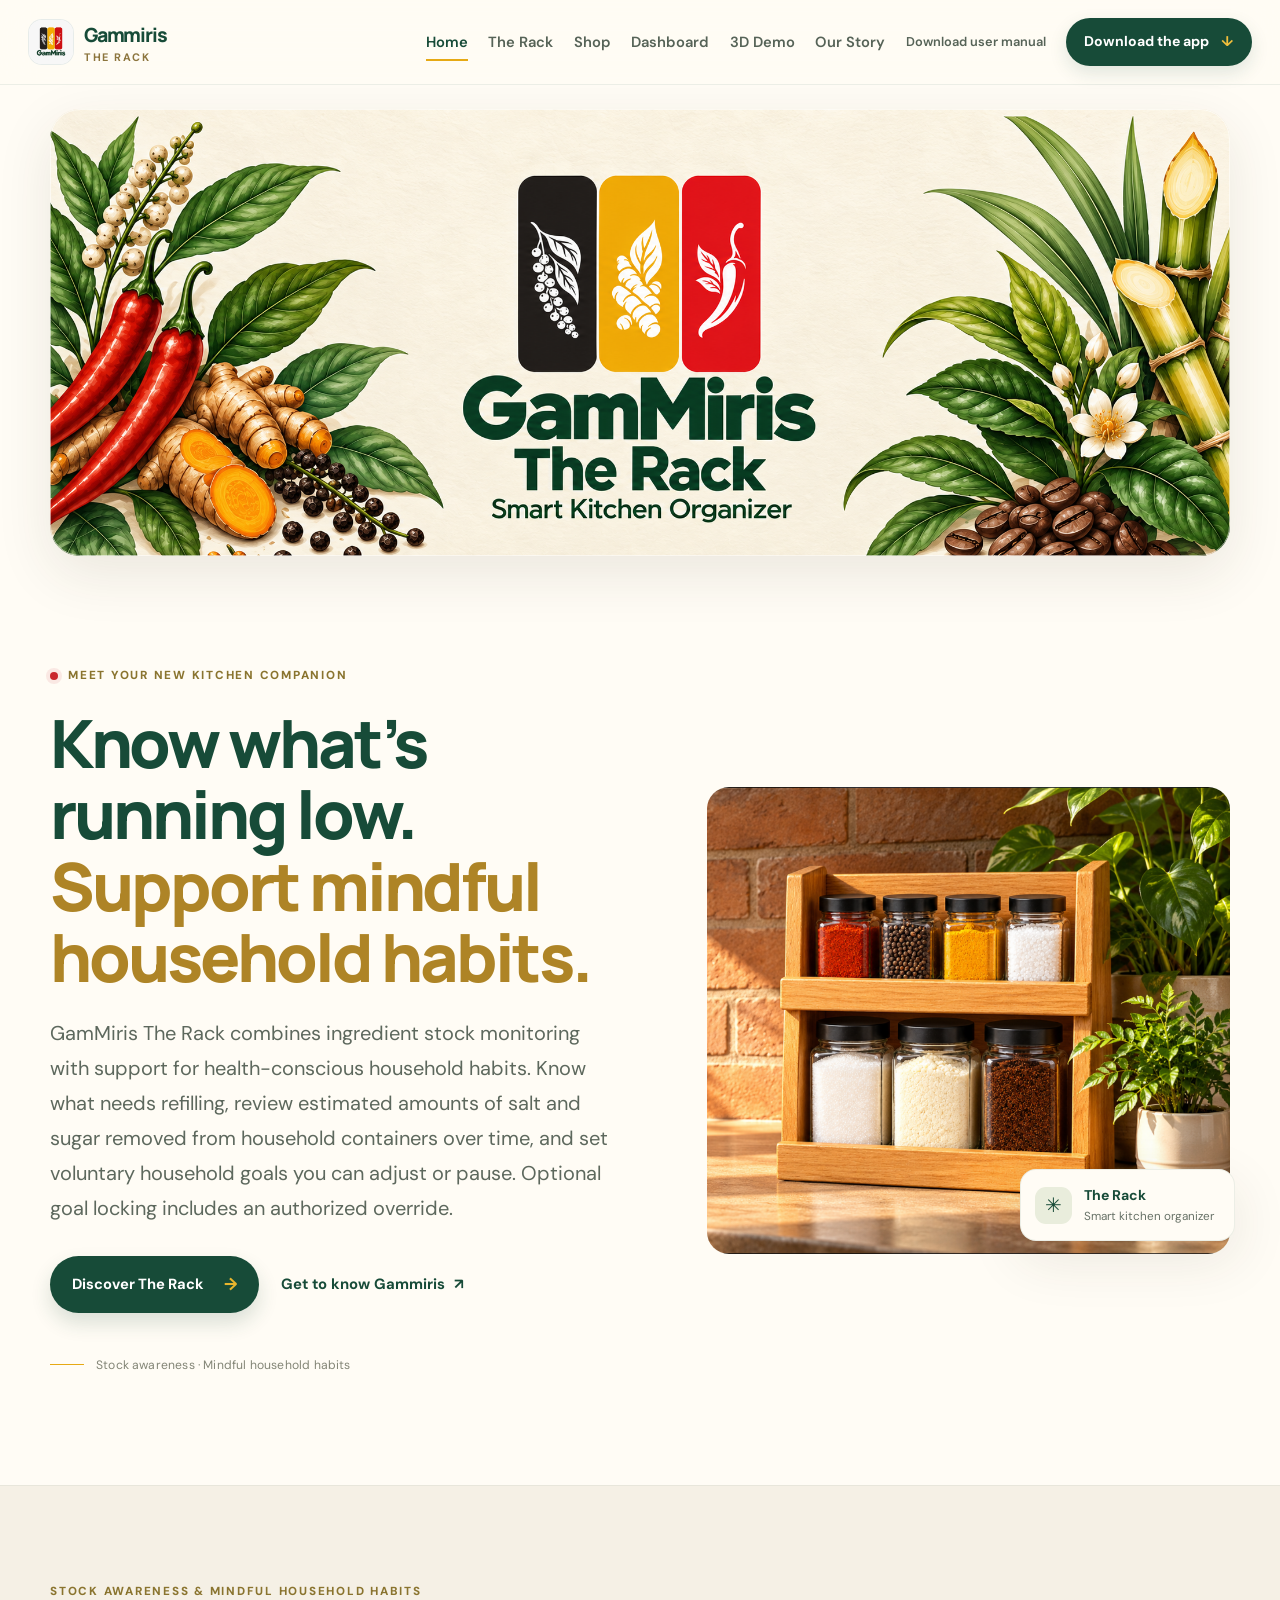
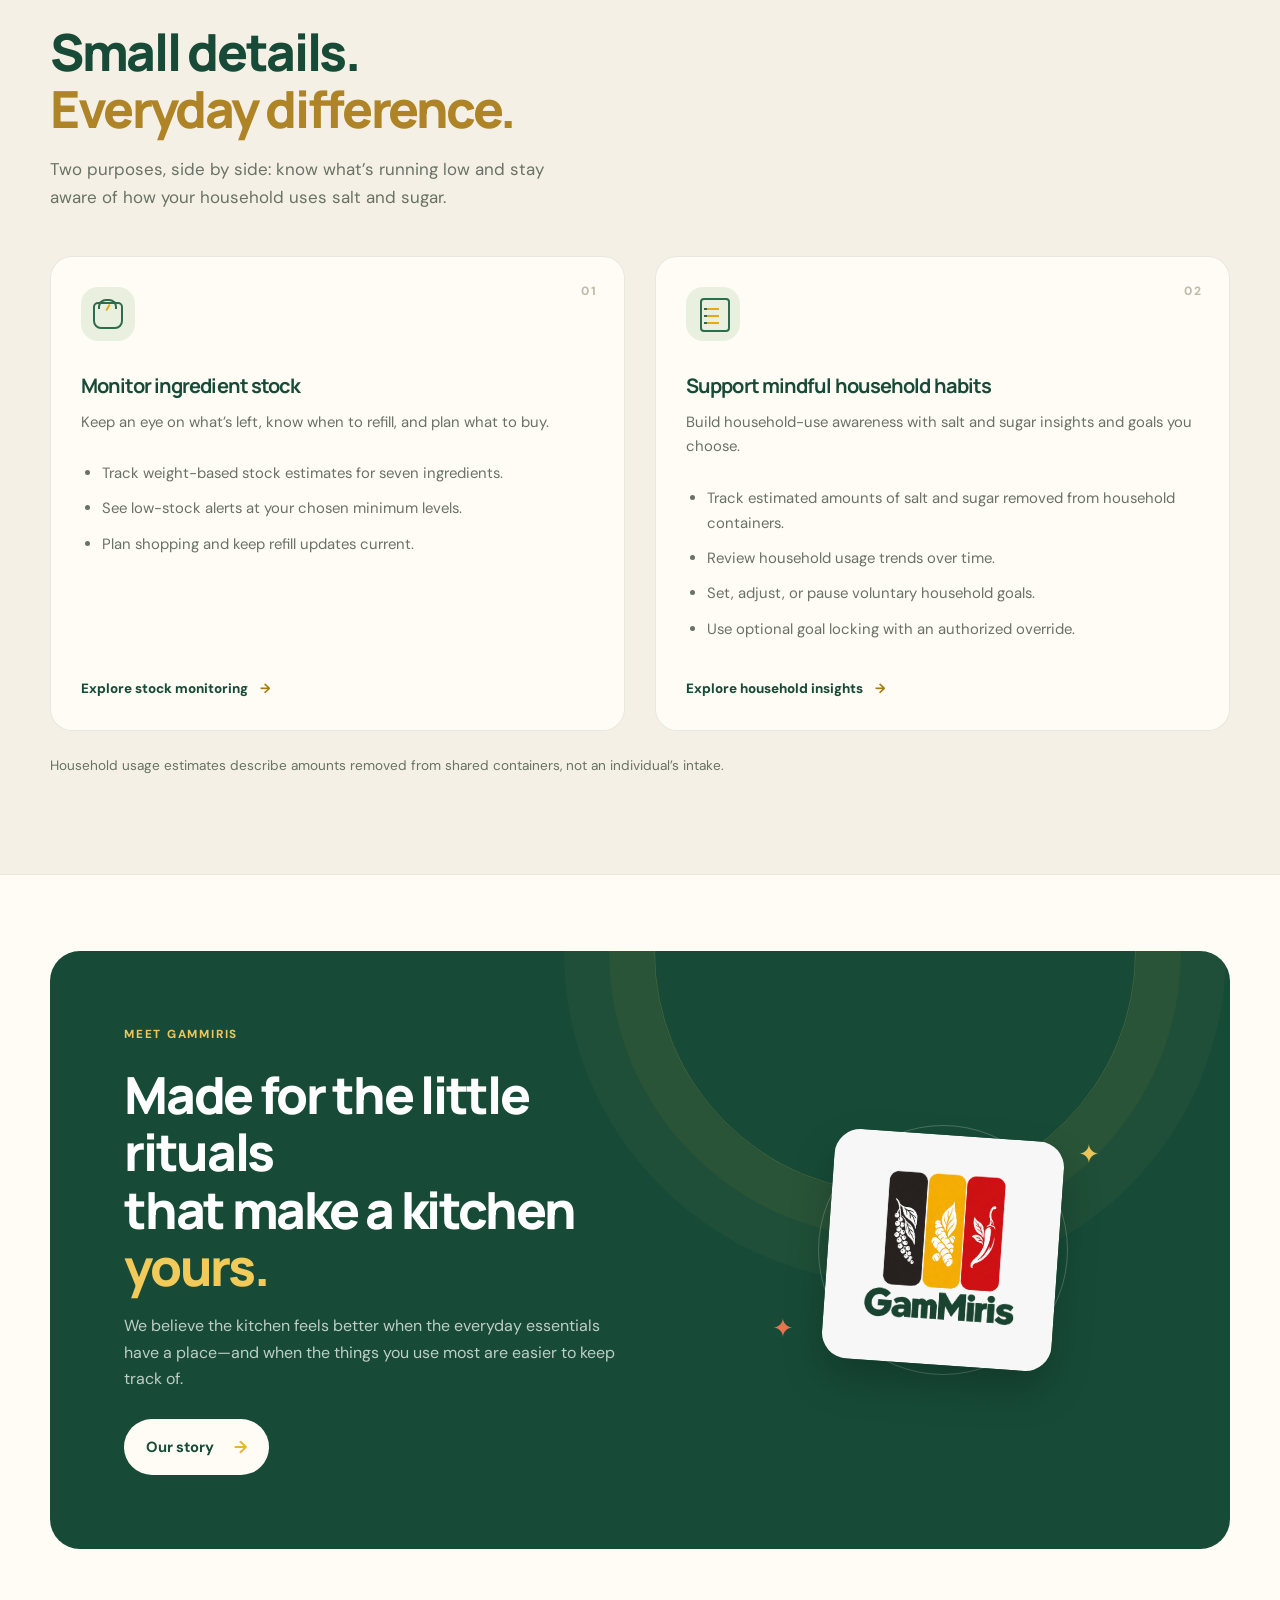
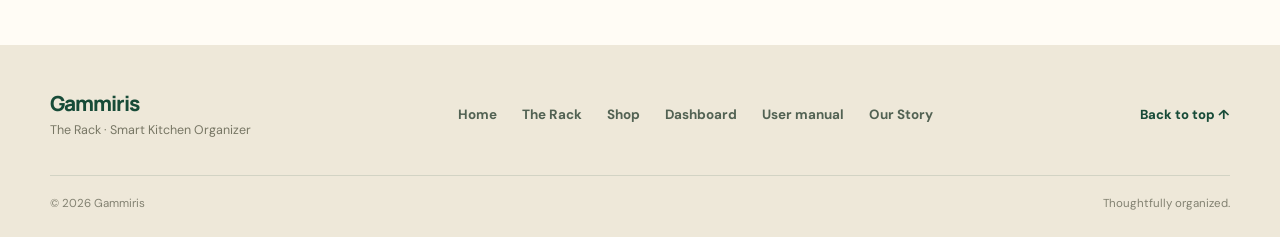
<file: index.html>
<!doctype html>
<html lang="en">
<head>
  <meta charset="utf-8">
  <meta name="viewport" content="width=device-width, initial-scale=1">
  <meta name="theme-color" content="#f5f0e5">
  <meta name="description" content="Meet The Rack by Gammiris — a thoughtful, weight-aware smart kitchen organizer concept for a calmer, more organized spice shelf.">
  <title>Gammiris — The Rack | Smart Kitchen Organizer</title>
  <link rel="icon" type="image/jpeg" href="assets/gammiris-logo.jpeg">
  <link rel="preconnect" href="https://fonts.googleapis.com">
  <link rel="preconnect" href="https://fonts.gstatic.com" crossorigin>
  <link href="https://fonts.googleapis.com/css2?family=DM+Sans:wght@400;500;600;700&family=Manrope:wght@400;500;600;700;800&display=swap" rel="stylesheet">
  <link rel="stylesheet" href="styles.css">
  <script src="script.js" defer></script>
</head>
<body>
  <a class="skip-link" href="#main">Skip to content</a>
  <header class="site-header">
    <div class="nav-shell">
      <a class="brand" href="index.html" aria-label="Gammiris, home">
        <span class="brand-symbol"><img src="assets/gammiris-logo.jpeg" alt="" /></span>
        <span class="brand-copy"><strong>Gammiris</strong><small>The Rack</small></span>
      </a>
      <button class="menu-toggle" type="button" aria-label="Open navigation" aria-expanded="false" aria-controls="site-nav">
        <span></span><span></span>
      </button>
      <nav class="site-nav" id="site-nav" aria-label="Main navigation"><a class="nav-link active" aria-current="page" href="index.html">Home</a><a class="nav-link" href="product.html">The Rack</a><a class="nav-link" href="shop.html">Shop</a><a class="nav-link" href="dashboard.html">Dashboard</a><a class="nav-link" href="demo.html">3D Demo</a><a class="nav-link" href="about.html">Our Story</a><a class="nav-link manual-nav" href="downloads/GamMiris_The_Rack_User_Manual.pdf" download="GamMiris_The_Rack_User_Manual.pdf">Download user manual</a><a class="nav-cta" href="downloads/GamMiris_The_rack.apk" download="GamMiris_The_rack.apk">Download the app <span aria-hidden="true">↓</span></a></nav>
    </div>
  </header>

  <main id="main">
    <section class="masthead container reveal" aria-label="Gammiris The Rack brand banner">
      <a class="banner-link" href="product.html" aria-label="Explore The Rack by Gammiris">
        <img class="banner-image" src="assets/gammiris-banner.png" alt="Gammiris — The Rack, Smart Kitchen Organizer, framed by spices, leaves and natural ingredients">
        <span class="banner-hint">Explore the product <span aria-hidden="true">↗</span></span>
      </a>
    </section>

    <section class="intro-section container section-space">
      <div class="intro-copy reveal">
        <p class="eyebrow"><span class="eyebrow-dot"></span> Meet your new kitchen companion</p>
        <h1>Know what’s running low.<br><em>Support mindful household habits.</em></h1>
        <p class="lead">GamMiris The Rack combines ingredient stock monitoring with support for health-conscious household habits. Know what needs refilling, review estimated amounts of salt and sugar removed from household containers over time, and set voluntary household goals you can adjust or pause. Optional goal locking includes an authorized override.</p>
        <div class="button-row">
          <a class="button button-primary" href="product.html">Discover The Rack <span aria-hidden="true">→</span></a>
          <a class="text-link" href="about.html">Get to know Gammiris <span aria-hidden="true">↗</span></a>
        </div>
        <div class="micro-note"><span class="micro-line"></span><span>Stock awareness · Mindful household habits</span></div>
      </div>
      <div class="intro-visual reveal">
        <div class="visual-wash"></div>
        <img src="assets/the-rack.png" alt="A wooden rack holding clear spice jars on two shelves" class="rack-cutout">
        <div class="image-caption"><span class="caption-mark">✳</span><span><strong>The Rack</strong><small>Smart kitchen organizer</small></span></div>
      </div>
    </section>

    <section class="features-band"><div class="container section-space"><div class="section-heading reveal"><p class="eyebrow">Stock awareness &amp; mindful household habits</p><h2>Small details.<br><em>Everyday difference.</em></h2><p>Two purposes, side by side: know what’s running low and stay aware of how your household uses salt and sugar.</p></div><div class="purpose-grid balanced-purposes"><article class="feature-card reveal"><div class="feature-number">01</div><div class="feature-icon icon-scale" aria-hidden="true"><span></span></div><h3>Monitor ingredient stock</h3><p>Keep an eye on what’s left, know when to refill, and plan what to buy.</p><ul class="purpose-list"><li>Track weight-based stock estimates for seven ingredients.</li><li>See low-stock alerts at your chosen minimum levels.</li><li>Plan shopping and keep refill updates current.</li></ul><a href="dashboard.html#stock-monitoring" class="card-link">Explore stock monitoring <span aria-hidden="true">→</span></a></article><article class="feature-card reveal"><div class="feature-number">02</div><div class="feature-icon icon-list" aria-hidden="true"><span></span></div><h3>Support mindful household habits</h3><p>Build household-use awareness with salt and sugar insights and goals you choose.</p><ul class="purpose-list"><li>Track estimated amounts of salt and sugar removed from household containers.</li><li>Review household usage trends over time.</li><li>Set, adjust, or pause voluntary household goals.</li><li>Use optional goal locking with an authorized override.</li></ul><a href="dashboard.html#household-habits" class="card-link">Explore household insights <span aria-hidden="true">→</span></a></article></div><p class="awareness-note">Household usage estimates describe amounts removed from shared containers, not an individual’s intake.</p></div></section>

    <section class="closing-section container section-space reveal">
      <div class="closing-card">
        <div class="closing-copy">
          <p class="eyebrow eyebrow-light">Meet Gammiris</p>
          <h2>Made for the little rituals<br>that make a kitchen <em>yours.</em></h2>
          <p>We believe the kitchen feels better when the everyday essentials have a place—and when the things you use most are easier to keep track of.</p>
          <a class="button button-light" href="about.html">Our story <span aria-hidden="true">→</span></a>
        </div>
        <div class="closing-art" aria-hidden="true">
          <span class="art-circle circle-one"></span><span class="art-circle circle-two"></span>
          <span class="art-leaf leaf-one">✦</span><span class="art-leaf leaf-two">✦</span>
          <img src="assets/gammiris-logo.jpeg" alt="" />
        </div>
      </div>
    </section>
  </main>

  <footer class="site-footer">
    <div class="container footer-main">
      <a class="footer-brand" href="index.html"><strong>Gammiris</strong><span>The Rack · Smart Kitchen Organizer</span></a>
      <nav class="footer-nav" aria-label="Footer navigation"><a href="index.html">Home</a><a href="product.html">The Rack</a><a href="shop.html">Shop</a><a href="dashboard.html">Dashboard</a><a href="downloads/GamMiris_The_Rack_User_Manual.pdf" download="GamMiris_The_Rack_User_Manual.pdf">User manual</a><a href="about.html">Our Story</a></nav>
      <a class="back-top" href="#main">Back to top ↑</a>
    </div>
    <div class="container footer-bottom"><span>© <span data-year></span> Gammiris</span><span>Thoughtfully organized.</span></div>
  </footer>
</body>
</html>
</file>
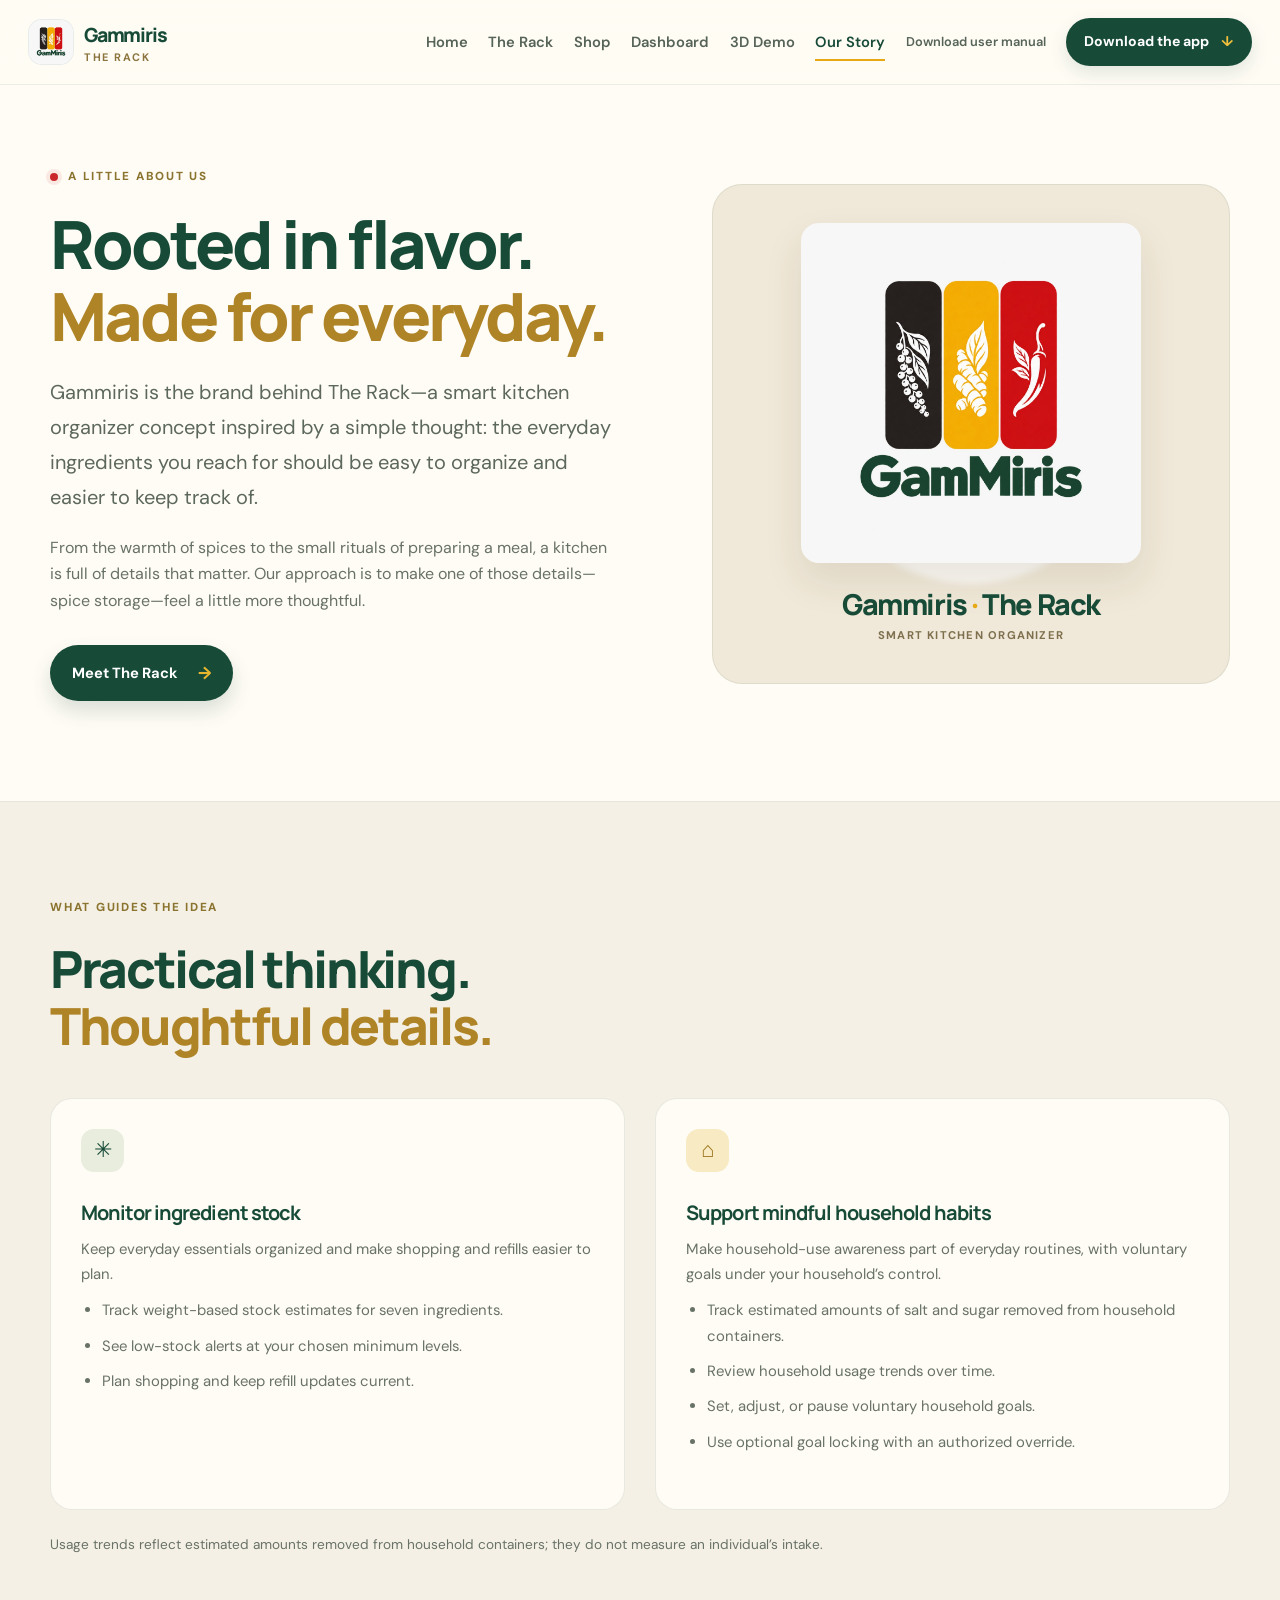
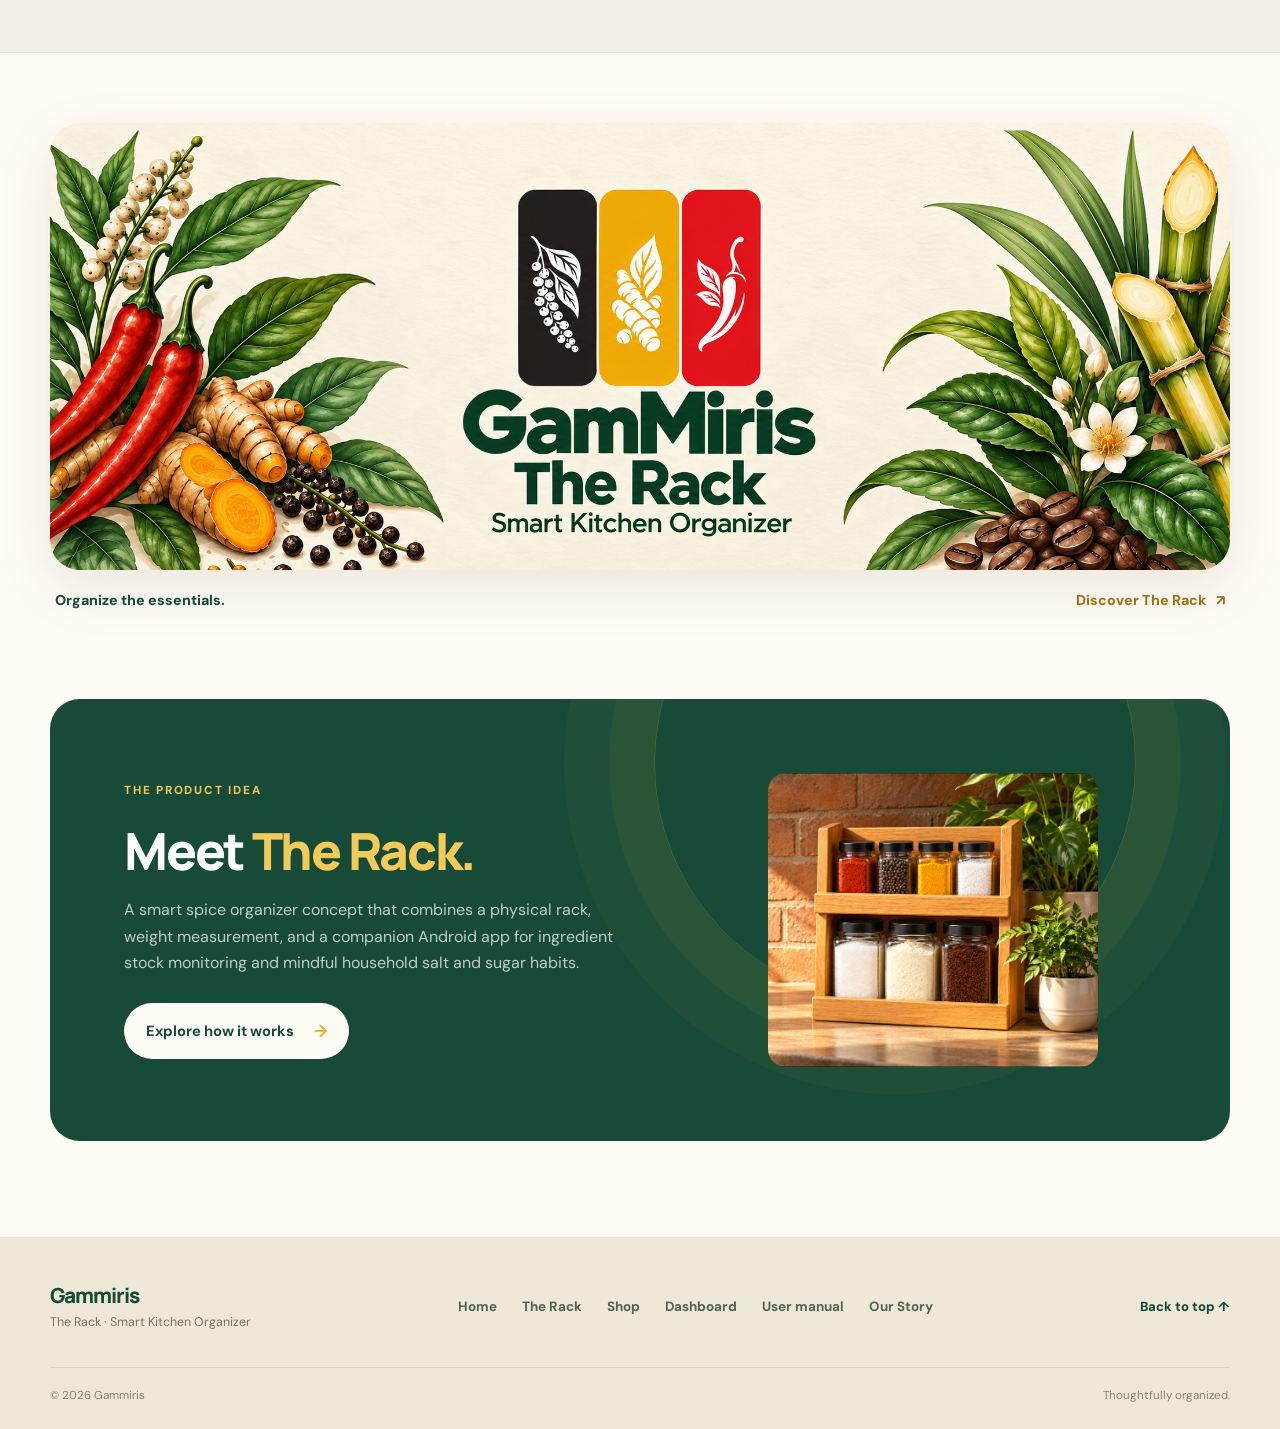
<file: about.html>
<!doctype html>
<html lang="en">
<head>
  <meta charset="utf-8">
  <meta name="viewport" content="width=device-width, initial-scale=1">
  <meta name="theme-color" content="#f5f0e5">
  <meta name="description" content="Get to know Gammiris, the brand behind The Rack, a thoughtful smart kitchen organizer concept.">
  <title>Our Story — Gammiris | The Rack</title>
  <link rel="icon" type="image/jpeg" href="assets/gammiris-logo.jpeg">
  <link rel="preconnect" href="https://fonts.googleapis.com">
  <link rel="preconnect" href="https://fonts.gstatic.com" crossorigin>
  <link href="https://fonts.googleapis.com/css2?family=DM+Sans:wght@400;500;600;700&family=Manrope:wght@400;500;600;700;800&display=swap" rel="stylesheet">
  <link rel="stylesheet" href="styles.css">
  <script src="script.js" defer></script>
</head>
<body>
  <a class="skip-link" href="#main">Skip to content</a>
  <header class="site-header"><div class="nav-shell"><a class="brand" href="index.html" aria-label="Gammiris, home"><span class="brand-symbol"><img src="assets/gammiris-logo.jpeg" alt="" /></span><span class="brand-copy"><strong>Gammiris</strong><small>The Rack</small></span></a><button class="menu-toggle" type="button" aria-label="Open navigation" aria-expanded="false" aria-controls="site-nav"><span></span><span></span></button><nav class="site-nav" id="site-nav" aria-label="Main navigation"><a class="nav-link" href="index.html">Home</a><a class="nav-link" href="product.html">The Rack</a><a class="nav-link" href="shop.html">Shop</a><a class="nav-link" href="dashboard.html">Dashboard</a><a class="nav-link" href="demo.html">3D Demo</a><a class="nav-link active" aria-current="page" href="about.html">Our Story</a><a class="nav-link manual-nav" href="downloads/GamMiris_The_Rack_User_Manual.pdf" download="GamMiris_The_Rack_User_Manual.pdf">Download user manual</a><a class="nav-cta" href="downloads/GamMiris_The_rack.apk" download="GamMiris_The_rack.apk">Download the app <span aria-hidden="true">↓</span></a></nav></div></header>

  <main id="main">
    <section class="story-hero container section-space">
      <div class="story-copy reveal"><p class="eyebrow"><span class="eyebrow-dot"></span> A little about us</p><h1>Rooted in flavor.<br><em>Made for everyday.</em></h1><p class="lead">Gammiris is the brand behind The Rack—a smart kitchen organizer concept inspired by a simple thought: the everyday ingredients you reach for should be easy to organize and easier to keep track of.</p><p>From the warmth of spices to the small rituals of preparing a meal, a kitchen is full of details that matter. Our approach is to make one of those details—spice storage—feel a little more thoughtful.</p><a class="button button-primary" href="product.html">Meet The Rack <span aria-hidden="true">→</span></a></div>
      <div class="story-logo-card reveal"><span class="logo-glow"></span><img src="assets/gammiris-logo.jpeg" alt="Gammiris brand logo with black, golden yellow and red panels and spice-inspired illustrations"><p>Gammiris <span>·</span> The Rack</p><small>Smart Kitchen Organizer</small></div>
    </section>

    <section class="values-section"><div class="container section-space"><div class="section-heading reveal"><p class="eyebrow">What guides the idea</p><h2>Practical thinking.<br><em>Thoughtful details.</em></h2></div><div class="purpose-grid"><article class="value-card reveal"><span class="value-symbol" aria-hidden="true">✳</span><h3>Monitor ingredient stock</h3><p>Keep everyday essentials organized and make shopping and refills easier to plan.</p><ul class="purpose-list"><li>Track weight-based stock estimates for seven ingredients.</li><li>See low-stock alerts at your chosen minimum levels.</li><li>Plan shopping and keep refill updates current.</li></ul></article><article class="value-card reveal"><span class="value-symbol" aria-hidden="true">⌂</span><h3>Support mindful household habits</h3><p>Make household-use awareness part of everyday routines, with voluntary goals under your household’s control.</p><ul class="purpose-list"><li>Track estimated amounts of salt and sugar removed from household containers.</li><li>Review household usage trends over time.</li><li>Set, adjust, or pause voluntary household goals.</li><li>Use optional goal locking with an authorized override.</li></ul></article></div><p class="awareness-note">Usage trends reflect estimated amounts removed from household containers; they do not measure an individual’s intake.</p></div></section>

    <section class="story-banner container section-space reveal"><img src="assets/gammiris-banner.png" alt="Gammiris — The Rack, surrounded by botanical and spice illustrations"><div class="story-banner-caption"><span>Organize the essentials.</span><a href="product.html">Discover The Rack <span aria-hidden="true">↗</span></a></div></section>

    <section class="closing-section container section-space reveal"><div class="closing-card closing-card-simple"><div class="closing-copy"><p class="eyebrow eyebrow-light">The product idea</p><h2>Meet <em>The Rack.</em></h2><p>A smart spice organizer concept that combines a physical rack, weight measurement, and a companion Android app for ingredient stock monitoring and mindful household salt and sugar habits.</p><a class="button button-light" href="product.html#how-it-works">Explore how it works <span aria-hidden="true">→</span></a></div><div class="closing-product"><img src="assets/the-rack.png" alt="Wooden spice rack with clear spice jars"></div></div></section>
  </main>

  <footer class="site-footer"><div class="container footer-main"><a class="footer-brand" href="index.html"><strong>Gammiris</strong><span>The Rack · Smart Kitchen Organizer</span></a><nav class="footer-nav" aria-label="Footer navigation"><a href="index.html">Home</a><a href="product.html">The Rack</a><a href="shop.html">Shop</a><a href="dashboard.html">Dashboard</a><a href="downloads/GamMiris_The_Rack_User_Manual.pdf" download="GamMiris_The_Rack_User_Manual.pdf">User manual</a><a href="about.html">Our Story</a></nav><a class="back-top" href="#main">Back to top ↑</a></div><div class="container footer-bottom"><span>© <span data-year></span> Gammiris</span><span>Thoughtfully organized.</span></div></footer>
</body>
</html>
</file>
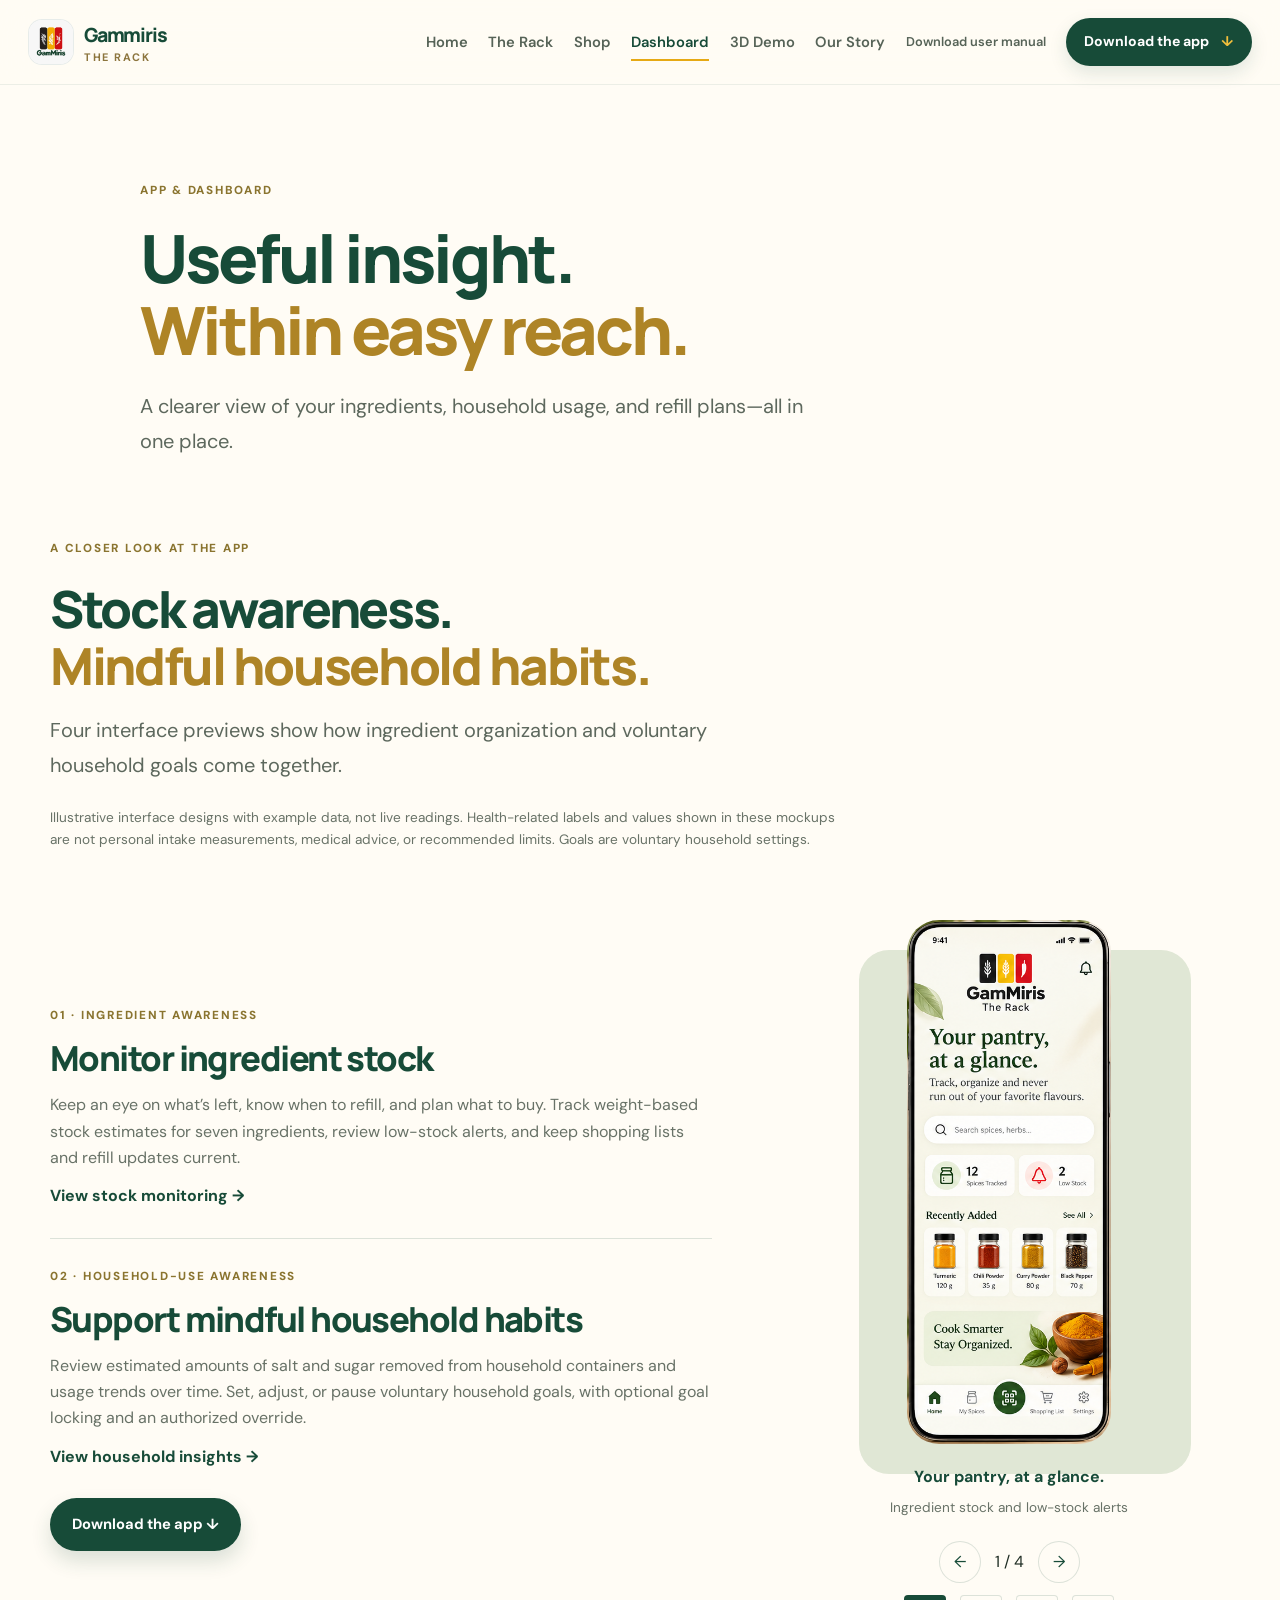
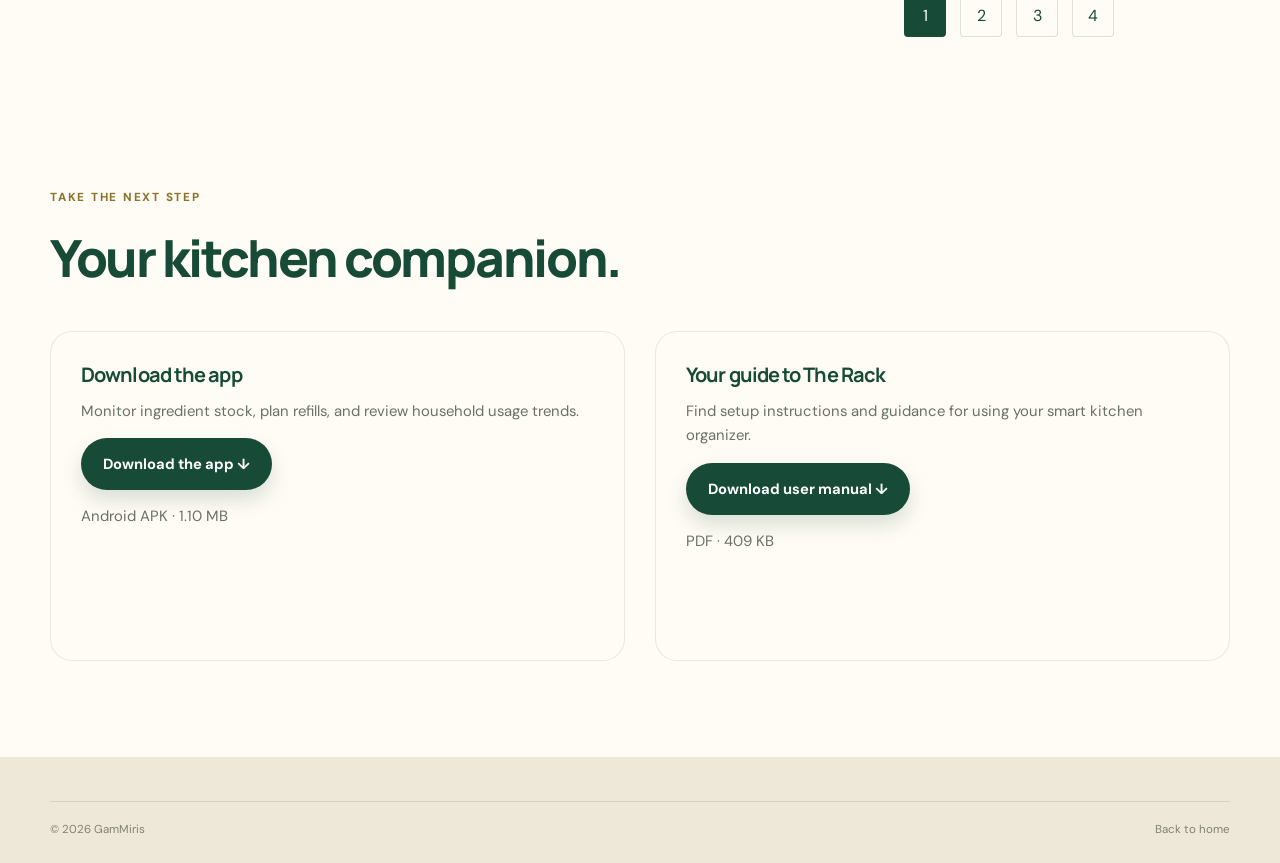
<file: dashboard.html>
<!doctype html><html lang="en"><head>
  <meta charset="utf-8">
  <meta name="viewport" content="width=device-width, initial-scale=1">
  <meta name="theme-color" content="#f5f0e5">
  <meta name="description" content="Explore GamMiris The Rack’s app and dashboard for ingredient stock, refill planning, and household usage trends.">
  <title>App &amp; Dashboard — GamMiris The Rack</title>
  <link rel="icon" type="image/jpeg" href="assets/gammiris-logo.jpeg">
  <link rel="preconnect" href="https://fonts.googleapis.com">
  <link rel="preconnect" href="https://fonts.gstatic.com" crossorigin>
  <link href="https://fonts.googleapis.com/css2?family=DM+Sans:wght@400;500;600;700&family=Manrope:wght@400;500;600;700;800&display=swap" rel="stylesheet">
  <link rel="stylesheet" href="styles.css">
  <script src="script.js" defer></script>
<script src="carousel.js" defer></script></head><body><a class="skip-link" href="#main">Skip to content</a><header class="site-header">
    <div class="nav-shell">
      <a class="brand" href="index.html" aria-label="Gammiris, home">
        <span class="brand-symbol"><img src="assets/gammiris-logo.jpeg" alt="" /></span>
        <span class="brand-copy"><strong>Gammiris</strong><small>The Rack</small></span>
      </a>
      <button class="menu-toggle" type="button" aria-label="Open navigation" aria-expanded="false" aria-controls="site-nav">
        <span></span><span></span>
      </button>
      <nav class="site-nav" id="site-nav" aria-label="Main navigation"><a class="nav-link" href="index.html">Home</a><a class="nav-link" href="product.html">The Rack</a><a class="nav-link" href="shop.html">Shop</a><a class="nav-link active" aria-current="page" href="dashboard.html">Dashboard</a><a class="nav-link" href="demo.html">3D Demo</a><a class="nav-link" href="about.html">Our Story</a><a class="nav-link manual-nav" href="downloads/GamMiris_The_Rack_User_Manual.pdf" download="GamMiris_The_Rack_User_Manual.pdf">Download user manual</a><a class="nav-cta" href="downloads/GamMiris_The_rack.apk" download="GamMiris_The_rack.apk">Download the app <span aria-hidden="true">↓</span></a></nav>
    </div>
  </header><main id="main"><section class="dashboard-intro container section-space"><p class="eyebrow">App &amp; Dashboard</p><h1>Useful insight.<br><em>Within easy reach.</em></h1><p class="lead">A clearer view of your ingredients, household usage, and refill plans—all in one place.</p></section><section class="container app-preview-intro"><p class="eyebrow">A closer look at the app</p><h2>Stock awareness.<br><em>Mindful household habits.</em></h2><p class="lead">Four interface previews show how ingredient organization and voluntary household goals come together.</p><p class="awareness-note">Illustrative interface designs with example data, not live readings. Health-related labels and values shown in these mockups are not personal intake measurements, medical advice, or recommended limits. Goals are voluntary household settings.</p></section><section class="container unified-preview"><div class="unified-topics"><article id="stock-monitoring"><p class="eyebrow">01 · Ingredient awareness</p><h2>Monitor ingredient stock</h2><p>Keep an eye on what’s left, know when to refill, and plan what to buy. Track weight-based stock estimates for seven ingredients, review low-stock alerts, and keep shopping lists and refill updates current.</p><button class="text-link topic-screen-link" type="button" data-show-screen="0">View stock monitoring →</button></article><article id="household-habits"><p class="eyebrow">02 · Household-use awareness</p><h2>Support mindful household habits</h2><p>Review estimated amounts of salt and sugar removed from household containers and usage trends over time. Set, adjust, or pause voluntary household goals, with optional goal locking and an authorized override.</p><button class="text-link topic-screen-link" type="button" data-show-screen="1">View household insights →</button></article><a class="button button-primary" href="downloads/GamMiris_The_rack.apk" download>Download the app ↓</a></div><div class="screen-carousel" data-carousel role="region" aria-roledescription="carousel" aria-label="App interface previews" tabindex="0"><div class="carousel-stage"><figure class="carousel-slide" data-slide  role="group" aria-roledescription="slide" aria-label="1 of 4"><img src="assets/app-pantry.png" alt="Your pantry, at a glance. — Ingredient stock and low-stock alerts" width="365" height="938" loading="lazy"><figcaption><strong>Your pantry, at a glance.</strong><span>Ingredient stock and low-stock alerts</span></figcaption></figure><figure class="carousel-slide" data-slide hidden role="group" aria-roledescription="slide" aria-label="2 of 4"><img src="assets/app-habits.png" alt="Salt & sugar trends — Estimated household container usage over time" width="365" height="938" loading="lazy"><figcaption><strong>Salt & sugar trends</strong><span>Estimated household container usage over time</span></figcaption></figure><figure class="carousel-slide" data-slide hidden role="group" aria-roledescription="slide" aria-label="3 of 4"><img src="assets/app-goals.png" alt="Voluntary household goals — Adjustable goals and optional goal locking" width="365" height="938" loading="lazy"><figcaption><strong>Voluntary household goals</strong><span>Adjustable goals and optional goal locking</span></figcaption></figure><figure class="carousel-slide" data-slide hidden role="group" aria-roledescription="slide" aria-label="4 of 4"><img src="assets/app-summary.png" alt="Your household summary — Household usage patterns and stock information" width="365" height="938" loading="lazy"><figcaption><strong>Your household summary</strong><span>Household usage patterns and stock information</span></figcaption></figure></div><div class="carousel-arrows"><button type="button" data-prev aria-label="Previous app screen">←</button><span data-count aria-live="polite" aria-atomic="true">1 / 4</span><button type="button" data-next aria-label="Next app screen">→</button></div><div class="carousel-pages" aria-label="Choose app screen"><button type="button" data-page="0" aria-label="Show Your pantry, at a glance." aria-current="true">1</button><button type="button" data-page="1" aria-label="Show Salt & sugar trends" >2</button><button type="button" data-page="2" aria-label="Show Voluntary household goals" >3</button><button type="button" data-page="3" aria-label="Show Your household summary" >4</button></div></div></section><section class="container section-space" id="downloads"><div class="section-heading"><p class="eyebrow">Take the next step</p><h2>Your kitchen companion.</h2></div><div class="purpose-grid"><article class="feature-card"><h3>Download the app</h3><p>Monitor ingredient stock, plan refills, and review household usage trends.</p><a class="button button-primary" href="downloads/GamMiris_The_rack.apk" download="GamMiris_The_rack.apk">Download the app ↓</a><p class="download-status">Android APK · 1.10 MB</p></article><article class="feature-card" id="user-manual"><h3>Your guide to The Rack</h3><p>Find setup instructions and guidance for using your smart kitchen organizer.</p><a class="button button-primary" href="downloads/GamMiris_The_Rack_User_Manual.pdf" download="GamMiris_The_Rack_User_Manual.pdf">Download user manual ↓</a><p class="download-status">PDF · 409 KB</p></article></div></section></main><footer class="site-footer"><div class="container footer-bottom"><span>© <span data-year></span> GamMiris</span><a href="index.html">Back to home</a></div></footer></body></html>
</file>
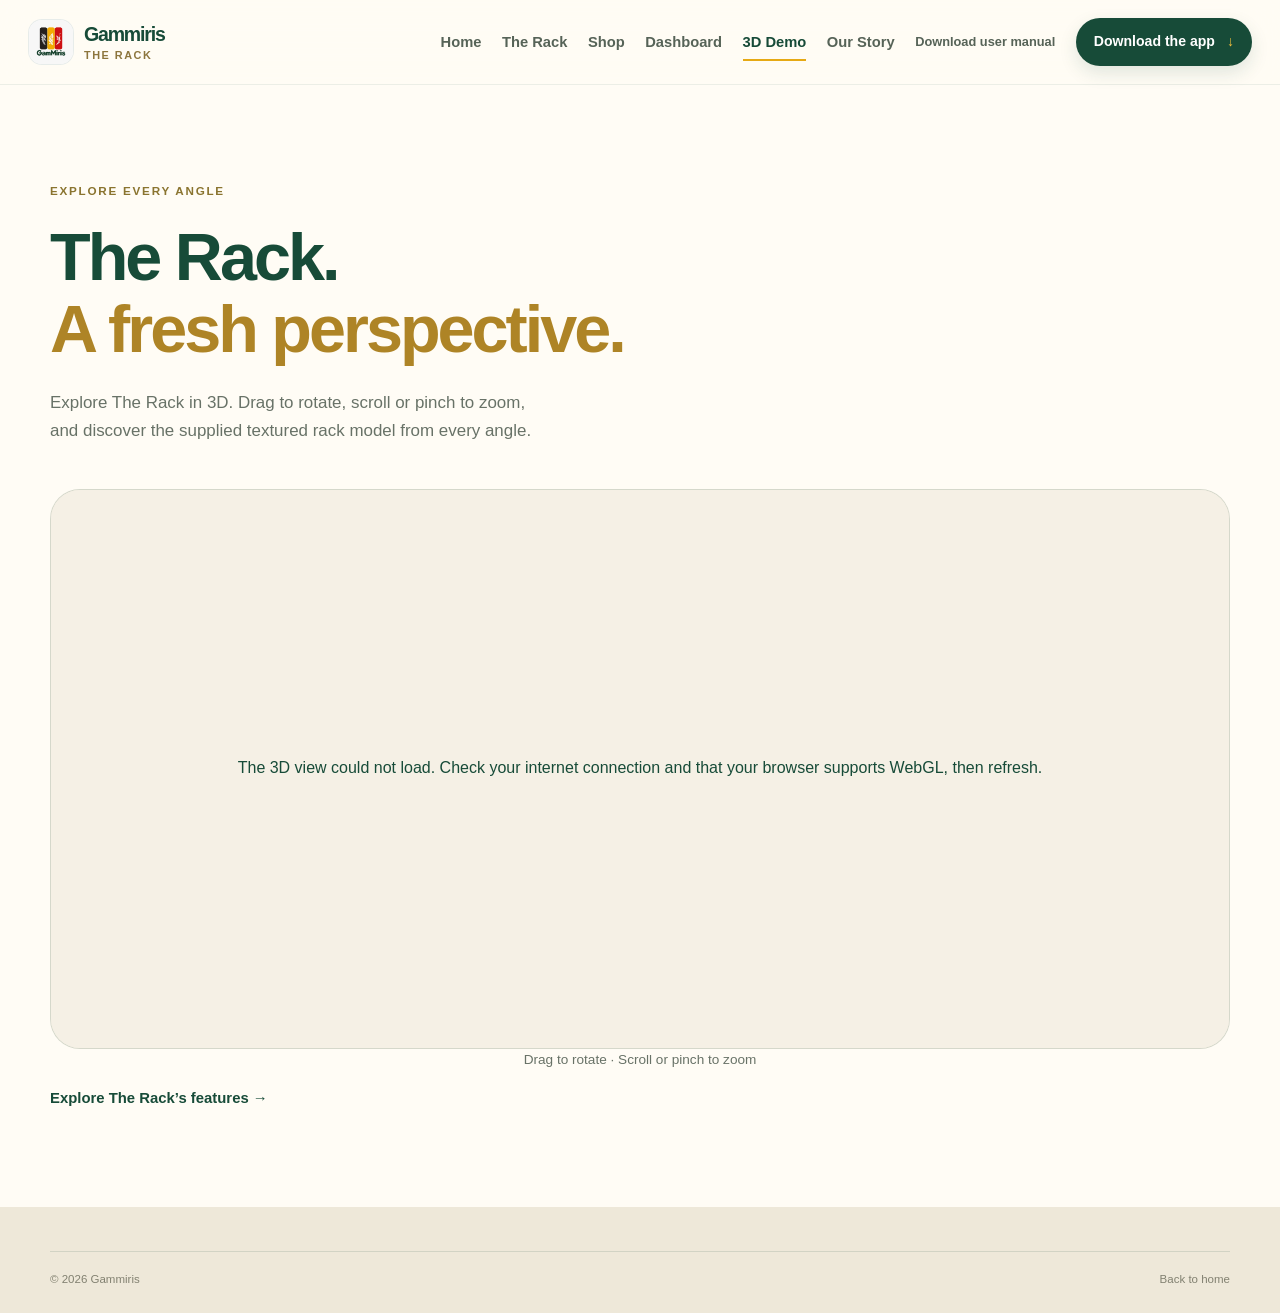
<file: demo.html>
<!doctype html>
<html lang="en"><head><meta charset="utf-8"><meta name="viewport" content="width=device-width, initial-scale=1"><title>3D Demo — Gammiris | The Rack</title><link rel="icon" href="assets/gammiris-logo.jpeg"><link rel="stylesheet" href="styles.css"><link rel="stylesheet" href="demo.css"><script src="script.js" defer></script><script src="demo.js" defer></script></head><body><a class="skip-link" href="#main">Skip to content</a><header class="site-header">
    <div class="nav-shell">
      <a class="brand" href="index.html" aria-label="Gammiris, home">
        <span class="brand-symbol"><img src="assets/gammiris-logo.jpeg" alt="" /></span>
        <span class="brand-copy"><strong>Gammiris</strong><small>The Rack</small></span>
      </a>
      <button class="menu-toggle" type="button" aria-label="Open navigation" aria-expanded="false" aria-controls="site-nav">
        <span></span><span></span>
      </button>
      <nav class="site-nav" id="site-nav" aria-label="Main navigation"><a class="nav-link" href="index.html">Home</a><a class="nav-link" href="product.html">The Rack</a><a class="nav-link" href="shop.html">Shop</a><a class="nav-link" href="dashboard.html">Dashboard</a><a class="nav-link active" aria-current="page" href="demo.html">3D Demo</a><a class="nav-link" href="about.html">Our Story</a><a class="nav-link manual-nav" href="downloads/GamMiris_The_Rack_User_Manual.pdf" download="GamMiris_The_Rack_User_Manual.pdf">Download user manual</a><a class="nav-cta" href="downloads/GamMiris_The_rack.apk" download="GamMiris_The_rack.apk">Download the app <span aria-hidden="true">↓</span></a></nav>
    </div>
  </header>
<main id="main" class="container section-space"><div class="section-heading"><p class="eyebrow">Explore every angle</p><h1>The Rack.<br><em>A fresh perspective.</em></h1><p>Explore The Rack in 3D. Drag to rotate, scroll or pinch to zoom, and discover the supplied textured rack model from every angle.</p></div>
<div class="demo-stage" id="rack-viewer" aria-label="Interactive 3D model of The Rack" aria-busy="true"><p id="model-status" role="status">Loading your rack model…</p></div><p class="demo-note">Drag to rotate · Scroll or pinch to zoom</p><a class="text-link" href="product.html">Explore The Rack’s features →</a></main><footer class="site-footer"><div class="container footer-bottom"><span>© <span data-year></span> Gammiris</span><a href="index.html">Back to home</a></div></footer></body></html>
</file>
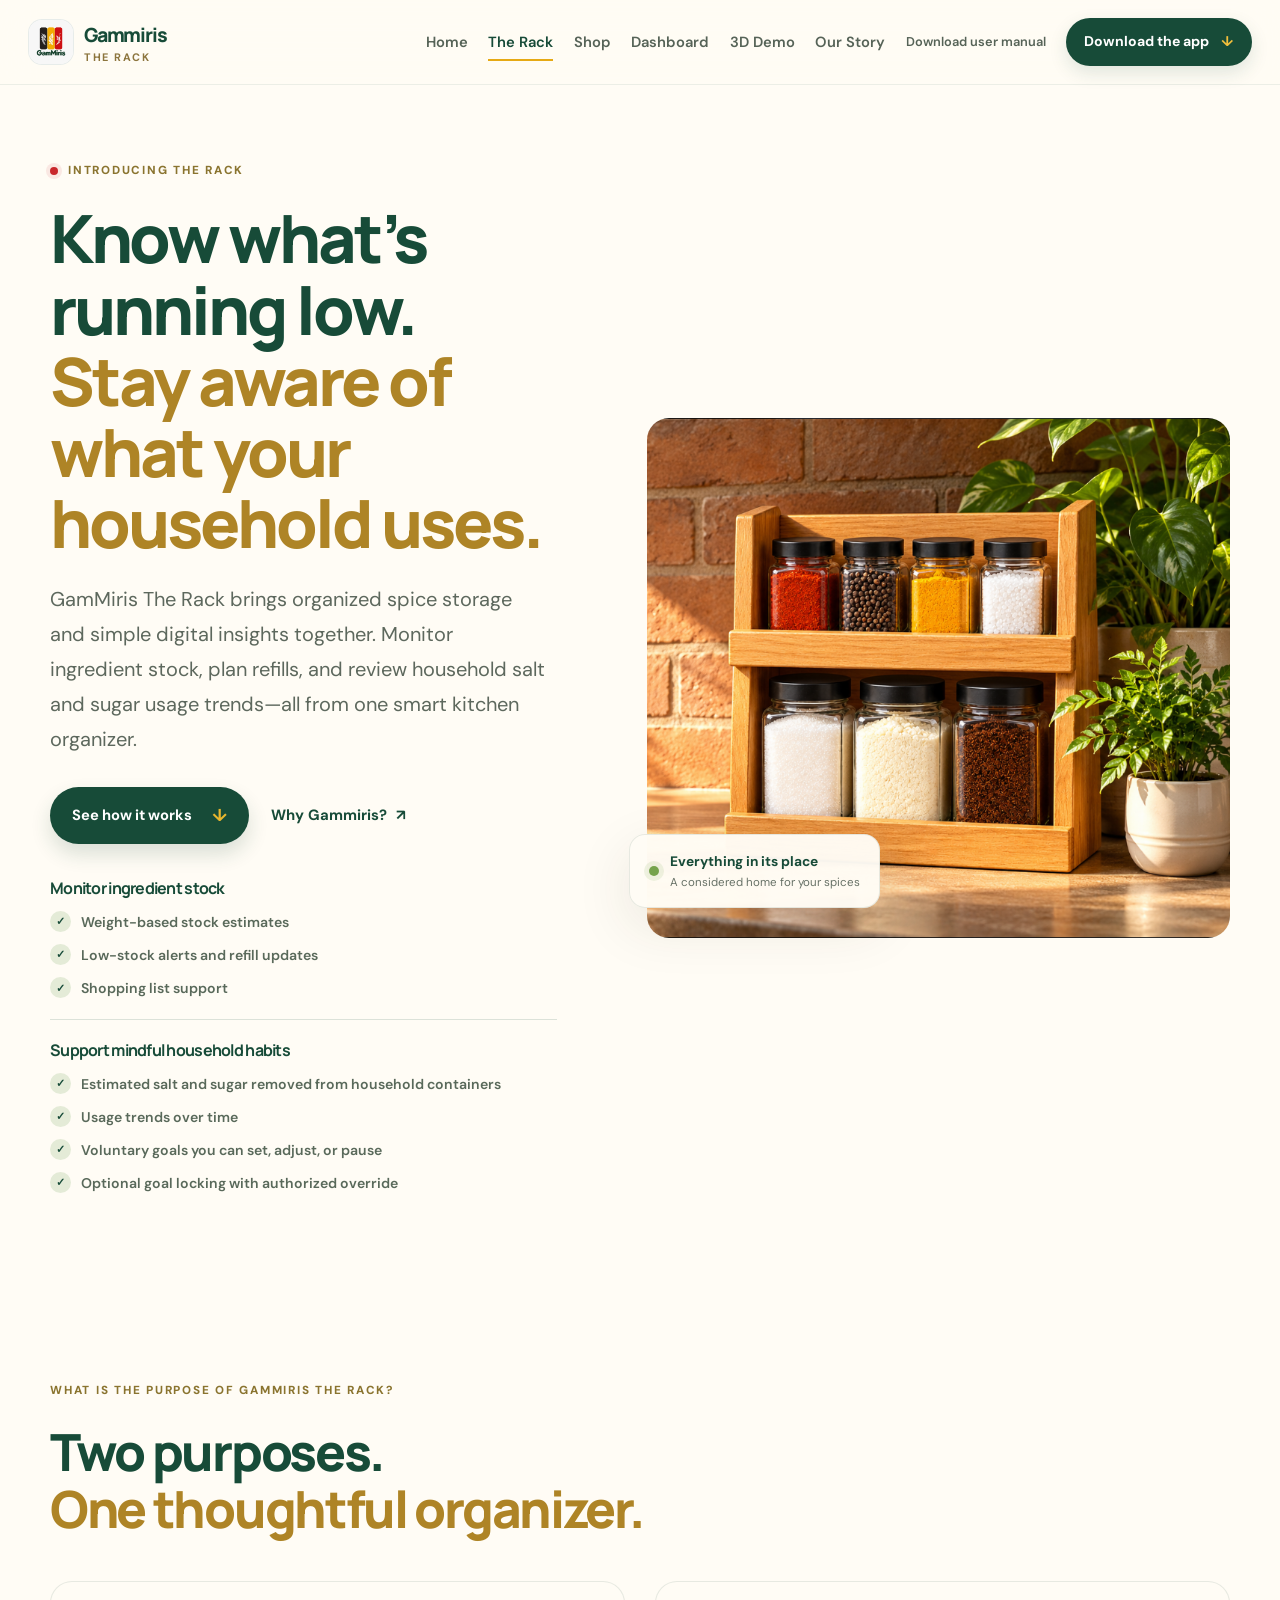
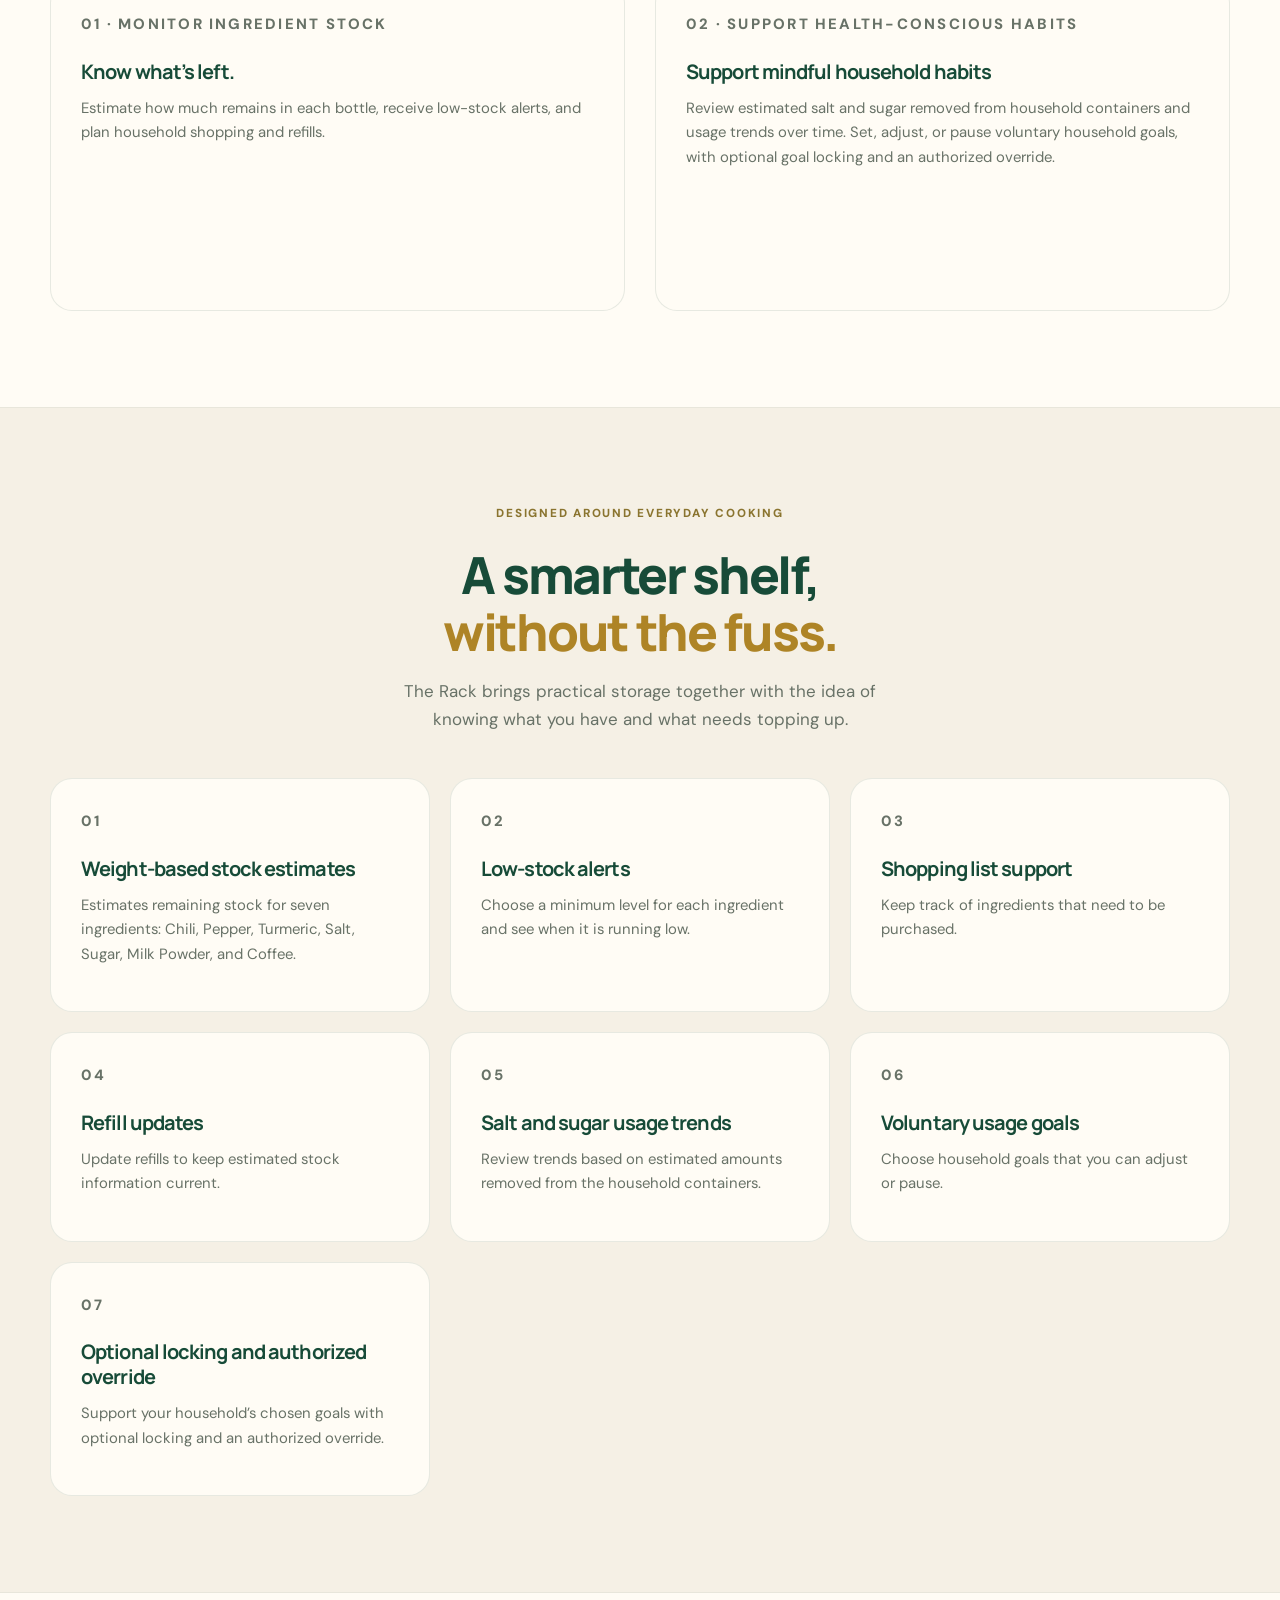
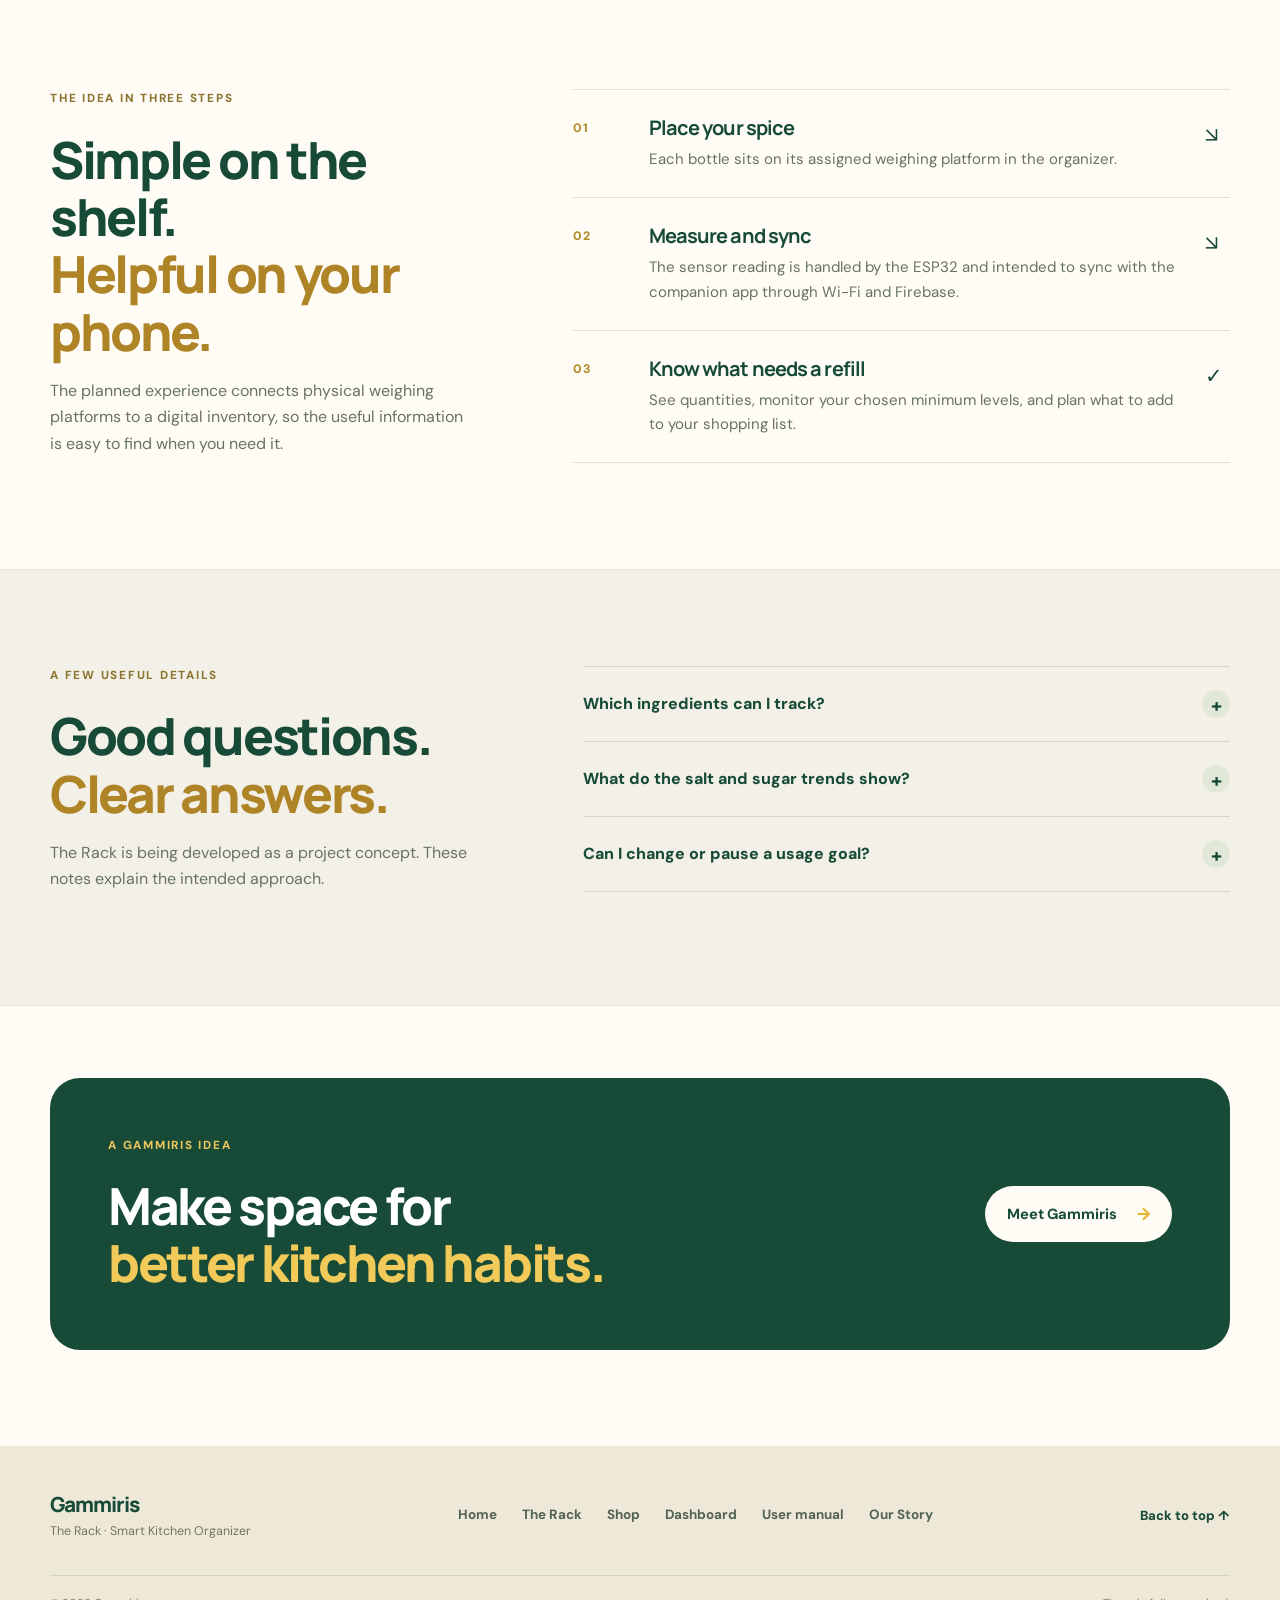
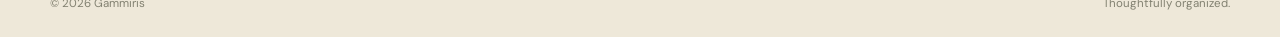
<file: product.html>
<!doctype html>
<html lang="en">
<head>
  <meta charset="utf-8">
  <meta name="viewport" content="width=device-width, initial-scale=1">
  <meta name="theme-color" content="#f5f0e5">
  <meta name="description" content="Explore The Rack by Gammiris, a weight-aware smart kitchen organizer concept with digital inventory and refill planning.">
  <title>The Rack — Gammiris | Smart Kitchen Organizer</title>
  <link rel="icon" type="image/jpeg" href="assets/gammiris-logo.jpeg">
  <link rel="preconnect" href="https://fonts.googleapis.com">
  <link rel="preconnect" href="https://fonts.gstatic.com" crossorigin>
  <link href="https://fonts.googleapis.com/css2?family=DM+Sans:wght@400;500;600;700&family=Manrope:wght@400;500;600;700;800&display=swap" rel="stylesheet">
  <link rel="stylesheet" href="styles.css">
  <script src="script.js" defer></script>
</head>
<body>
  <a class="skip-link" href="#main">Skip to content</a>
  <header class="site-header">
    <div class="nav-shell">
      <a class="brand" href="index.html" aria-label="Gammiris, home"><span class="brand-symbol"><img src="assets/gammiris-logo.jpeg" alt="" /></span><span class="brand-copy"><strong>Gammiris</strong><small>The Rack</small></span></a>
      <button class="menu-toggle" type="button" aria-label="Open navigation" aria-expanded="false" aria-controls="site-nav"><span></span><span></span></button>
      <nav class="site-nav" id="site-nav" aria-label="Main navigation"><a class="nav-link" href="index.html">Home</a><a class="nav-link active" aria-current="page" href="product.html">The Rack</a><a class="nav-link" href="shop.html">Shop</a><a class="nav-link" href="dashboard.html">Dashboard</a><a class="nav-link" href="demo.html">3D Demo</a><a class="nav-link" href="about.html">Our Story</a><a class="nav-link manual-nav" href="downloads/GamMiris_The_Rack_User_Manual.pdf" download="GamMiris_The_Rack_User_Manual.pdf">Download user manual</a><a class="nav-cta" href="downloads/GamMiris_The_rack.apk" download="GamMiris_The_rack.apk">Download the app <span aria-hidden="true">↓</span></a></nav>
    </div>
  </header>

  <main id="main">
    <section class="product-hero container section-space">
      <div class="product-hero-copy reveal">
        <p class="eyebrow"><span class="eyebrow-dot"></span> Introducing The Rack</p>
        <h1>Know what’s running low.<br><em>Stay aware of what your household uses.</em></h1>
        <p class="lead">GamMiris The Rack brings organized spice storage and simple digital insights together. Monitor ingredient stock, plan refills, and review household salt and sugar usage trends—all from one smart kitchen organizer.</p>
        <div class="button-row"><a class="button button-primary" href="#how-it-works">See how it works <span aria-hidden="true">↓</span></a><a class="text-link" href="about.html">Why Gammiris? <span aria-hidden="true">↗</span></a></div>
        <div class="product-points purpose-summary"><div><h3>Monitor ingredient stock</h3><span><i aria-hidden="true">✓</i> Weight-based stock estimates</span><span><i aria-hidden="true">✓</i> Low-stock alerts and refill updates</span><span><i aria-hidden="true">✓</i> Shopping list support</span></div><div><h3>Support mindful household habits</h3><span><i aria-hidden="true">✓</i> Estimated salt and sugar removed from household containers</span><span><i aria-hidden="true">✓</i> Usage trends over time</span><span><i aria-hidden="true">✓</i> Voluntary goals you can set, adjust, or pause</span><span><i aria-hidden="true">✓</i> Optional goal locking with authorized override</span></div></div>
      </div>
      <div class="product-hero-image reveal"><span class="image-blob"></span><img src="assets/the-rack.png" alt="The Rack concept: wooden two-tier spice organizer with clear jars"/><div class="floating-note"><span class="note-dot"></span><span><strong>Everything in its place</strong><small>A considered home for your spices</small></span></div></div>
    </section>

    <section class="container section-space"><div class="section-heading"><p class="eyebrow">What is the purpose of GamMiris The Rack?</p><h2>Two purposes.<br><em>One thoughtful organizer.</em></h2></div><div class="purpose-grid"><article class="feature-card"><p class="eyebrow">01 · Monitor ingredient stock</p><h3>Know what’s left.</h3><p>Estimate how much remains in each bottle, receive low-stock alerts, and plan household shopping and refills.</p></article><article class="feature-card"><p class="eyebrow">02 · Support health-conscious habits</p><h3>Support mindful household habits</h3><p>Review estimated salt and sugar removed from household containers and usage trends over time. Set, adjust, or pause voluntary household goals, with optional goal locking and an authorized override.</p></article></div></section><section class="product-feature-section" id="features">
      <div class="container section-space">
        <div class="section-heading centered reveal"><p class="eyebrow">Designed around everyday cooking</p><h2>A smarter shelf,<br><em>without the fuss.</em></h2><p>The Rack brings practical storage together with the idea of knowing what you have and what needs topping up.</p></div>
        <div class="updated-feature-grid"><article class="feature-card"><p class="eyebrow">01</p><h3>Weight-based stock estimates</h3><p>Estimates remaining stock for seven ingredients: Chili, Pepper, Turmeric, Salt, Sugar, Milk Powder, and Coffee.</p></article><article class="feature-card"><p class="eyebrow">02</p><h3>Low-stock alerts</h3><p>Choose a minimum level for each ingredient and see when it is running low.</p></article><article class="feature-card"><p class="eyebrow">03</p><h3>Shopping list support</h3><p>Keep track of ingredients that need to be purchased.</p></article><article class="feature-card"><p class="eyebrow">04</p><h3>Refill updates</h3><p>Update refills to keep estimated stock information current.</p></article><article class="feature-card"><p class="eyebrow">05</p><h3>Salt and sugar usage trends</h3><p>Review trends based on estimated amounts removed from the household containers.</p></article><article class="feature-card"><p class="eyebrow">06</p><h3>Voluntary usage goals</h3><p>Choose household goals that you can adjust or pause.</p></article><article class="feature-card"><p class="eyebrow">07</p><h3>Optional locking and authorized override</h3><p>Support your household’s chosen goals with optional locking and an authorized override.</p></article></div></div></section>

    <section class="how-section container section-space" id="how-it-works">
      <div class="how-intro reveal"><p class="eyebrow">The idea in three steps</p><h2>Simple on the shelf.<br><em>Helpful on your phone.</em></h2><p>The planned experience connects physical weighing platforms to a digital inventory, so the useful information is easy to find when you need it.</p></div>
      <div class="steps-list">
        <article class="step reveal"><span class="step-number">01</span><div><h3>Place your spice</h3><p>Each bottle sits on its assigned weighing platform in the organizer.</p></div><span class="step-arrow" aria-hidden="true">↘</span></article>
        <article class="step reveal"><span class="step-number">02</span><div><h3>Measure and sync</h3><p>The sensor reading is handled by the ESP32 and intended to sync with the companion app through Wi-Fi and Firebase.</p></div><span class="step-arrow" aria-hidden="true">↘</span></article>
        <article class="step reveal"><span class="step-number">03</span><div><h3>Know what needs a refill</h3><p>See quantities, monitor your chosen minimum levels, and plan what to add to your shopping list.</p></div><span class="step-arrow" aria-hidden="true">✓</span></article>
      </div>
    </section>

    <section class="faq-section">
      <div class="container section-space faq-layout">
        <div class="faq-heading reveal"><p class="eyebrow">A few useful details</p><h2>Good questions.<br><em>Clear answers.</em></h2><p>The Rack is being developed as a project concept. These notes explain the intended approach.</p></div>
        <div class="faq-list reveal"><details><summary>Which ingredients can I track?<span aria-hidden="true">+</span></summary><p>Chili, Pepper, Turmeric, Salt, Sugar, Milk Powder, and Coffee.</p></details><details><summary>What do the salt and sugar trends show?<span aria-hidden="true">+</span></summary><p>Estimated amounts removed from the household containers. These are household usage trends and do not measure any individual’s intake.</p></details><details><summary>Can I change or pause a usage goal?<span aria-hidden="true">+</span></summary><p>Yes. Usage goals are voluntary and adjustable. Optional locking and authorized override support the household’s chosen goals.</p></details></div>
      </div>
    </section>

    <section class="product-cta container section-space reveal"><div class="product-cta-inner"><div><p class="eyebrow eyebrow-light">A Gammiris idea</p><h2>Make space for<br><em>better kitchen habits.</em></h2></div><a class="button button-light" href="about.html">Meet Gammiris <span aria-hidden="true">→</span></a></div></section>
  </main>

  <footer class="site-footer"><div class="container footer-main"><a class="footer-brand" href="index.html"><strong>Gammiris</strong><span>The Rack · Smart Kitchen Organizer</span></a><nav class="footer-nav" aria-label="Footer navigation"><a href="index.html">Home</a><a href="product.html">The Rack</a><a href="shop.html">Shop</a><a href="dashboard.html">Dashboard</a><a href="downloads/GamMiris_The_Rack_User_Manual.pdf" download="GamMiris_The_Rack_User_Manual.pdf">User manual</a><a href="about.html">Our Story</a></nav><a class="back-top" href="#main">Back to top ↑</a></div><div class="container footer-bottom"><span>© <span data-year></span> Gammiris</span><span>Thoughtfully organized.</span></div></footer>
</body>
</html>
</file>
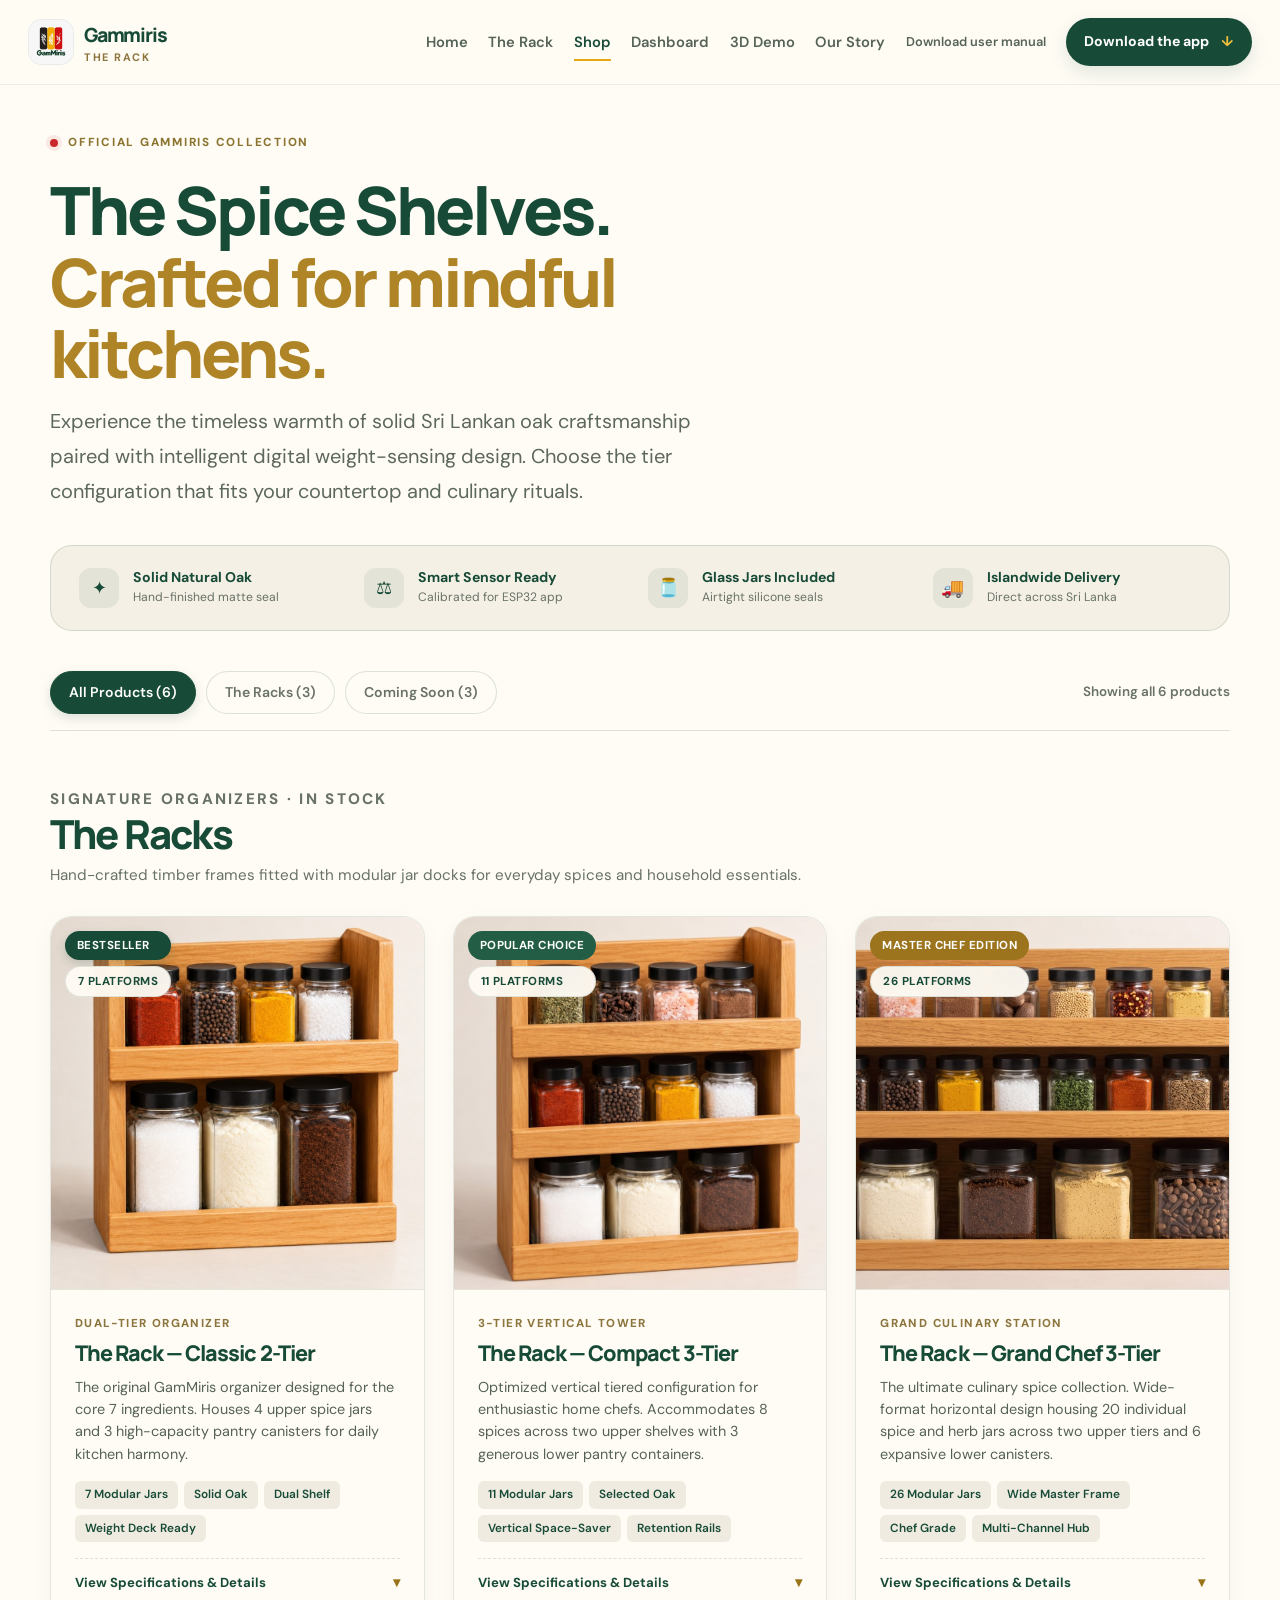
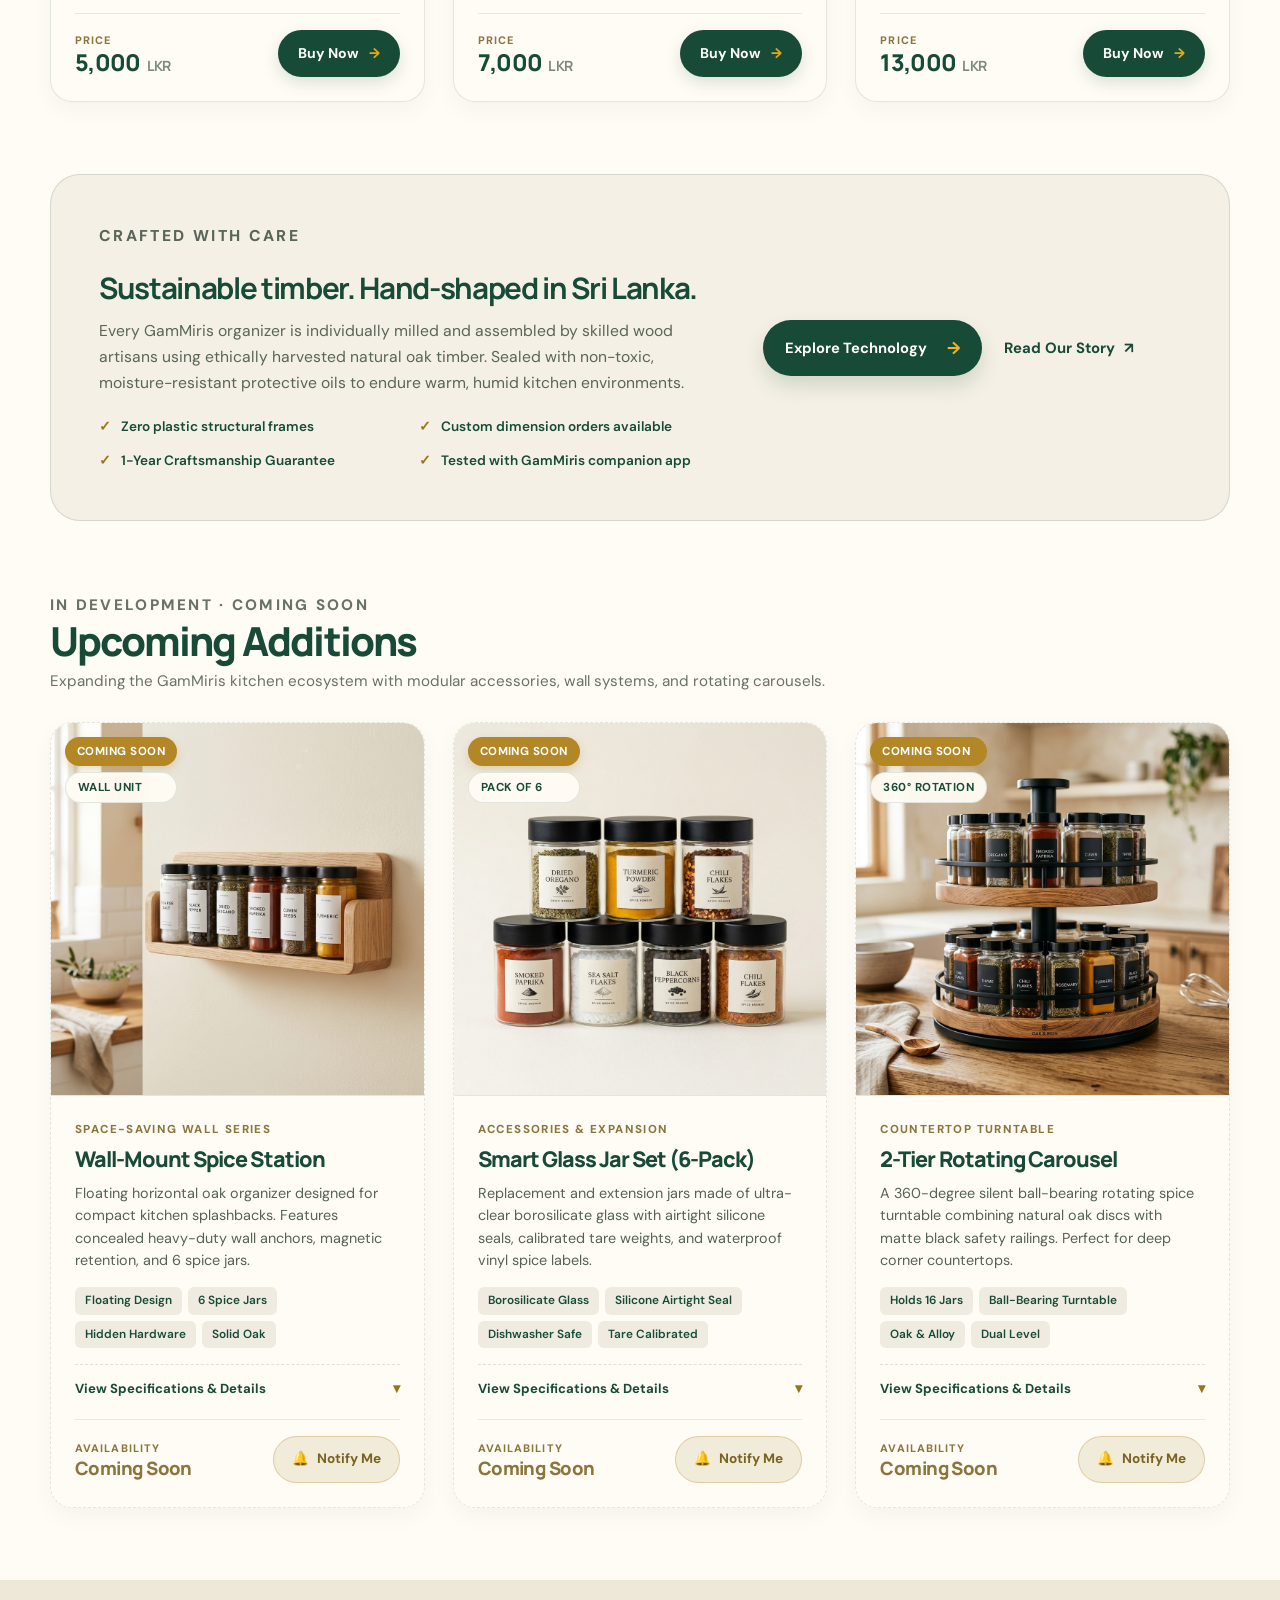
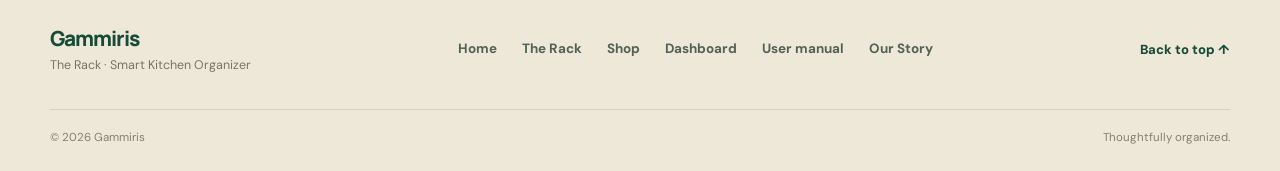
<file: shop.html>
<!doctype html>
<html lang="en">
<head>
  <meta charset="utf-8">
  <meta name="viewport" content="width=device-width, initial-scale=1">
  <meta name="theme-color" content="#f5f0e5">
  <meta name="description" content="Shop handcrafted GamMiris spice racks and kitchen organizers. Explore 2-tier and 3-tier smart-compatible solid oak racks in Sri Lanka.">
  <title>Shop — GamMiris | Handcrafted Spice Racks &amp; Organizers</title>
  <link rel="icon" type="image/jpeg" href="assets/gammiris-logo.jpeg">
  <link rel="preconnect" href="https://fonts.googleapis.com">
  <link rel="preconnect" href="https://fonts.gstatic.com" crossorigin>
  <link href="https://fonts.googleapis.com/css2?family=DM+Sans:wght@400;500;600;700&family=Manrope:wght@400;500;600;700;800&display=swap" rel="stylesheet">
  <link rel="stylesheet" href="styles.css">
  <script src="script.js" defer></script>
  <script src="shop.js" defer></script>
</head>
<body>
  <a class="skip-link" href="#main">Skip to content</a>
  <header class="site-header">
    <div class="nav-shell">
      <a class="brand" href="index.html" aria-label="Gammiris, home">
        <span class="brand-symbol"><img src="assets/gammiris-logo.jpeg" alt="GamMiris Logo" /></span>
        <span class="brand-copy"><strong>Gammiris</strong><small>The Rack</small></span>
      </a>
      <button class="menu-toggle" type="button" aria-label="Open navigation" aria-expanded="false" aria-controls="site-nav">
        <span></span><span></span>
      </button>
      <nav class="site-nav" id="site-nav" aria-label="Main navigation">
        <a class="nav-link" href="index.html">Home</a>
        <a class="nav-link" href="product.html">The Rack</a>
        <a class="nav-link active" aria-current="page" href="shop.html">Shop</a>
        <a class="nav-link" href="dashboard.html">Dashboard</a>
        <a class="nav-link" href="demo.html">3D Demo</a>
        <a class="nav-link" href="about.html">Our Story</a>
        <a class="nav-link manual-nav" href="downloads/GamMiris_The_Rack_User_Manual.pdf" download="GamMiris_The_Rack_User_Manual.pdf">Download user manual</a>
        <a class="nav-cta" href="downloads/GamMiris_The_rack.apk" download="GamMiris_The_rack.apk">Download the app <span aria-hidden="true">↓</span></a>
      </nav>
    </div>
  </header>

  <main id="main">
    <!-- Shop Hero Section -->
    <section class="shop-hero container section-space reveal">
      <div class="shop-hero-content">
        <p class="eyebrow"><span class="eyebrow-dot"></span> Official GamMiris Collection</p>
        <h1>The Spice Shelves.<br><em>Crafted for mindful kitchens.</em></h1>
        <p class="lead">Experience the timeless warmth of solid Sri Lankan oak craftsmanship paired with intelligent digital weight-sensing design. Choose the tier configuration that fits your countertop and culinary rituals.</p>
      </div>

      <!-- Trust Pillars -->
      <div class="trust-strip">
        <div class="trust-item">
          <div class="trust-icon" aria-hidden="true">✦</div>
          <div class="trust-text">
            <strong>Solid Natural Oak</strong>
            <small>Hand-finished matte seal</small>
          </div>
        </div>
        <div class="trust-item">
          <div class="trust-icon" aria-hidden="true">⚖</div>
          <div class="trust-text">
            <strong>Smart Sensor Ready</strong>
            <small>Calibrated for ESP32 app</small>
          </div>
        </div>
        <div class="trust-item">
          <div class="trust-icon" aria-hidden="true">🫙</div>
          <div class="trust-text">
            <strong>Glass Jars Included</strong>
            <small>Airtight silicone seals</small>
          </div>
        </div>
        <div class="trust-item">
          <div class="trust-icon" aria-hidden="true">🚚</div>
          <div class="trust-text">
            <strong>Islandwide Delivery</strong>
            <small>Direct across Sri Lanka</small>
          </div>
        </div>
      </div>

      <!-- Category Filter Navigation -->
      <div class="shop-filter-bar">
        <div class="filter-tabs" role="tablist" aria-label="Product categories">
          <button class="filter-btn active" type="button" role="tab" aria-selected="true" data-filter="all">All Products (6)</button>
          <button class="filter-btn" type="button" role="tab" aria-selected="false" data-filter="available">The Racks (3)</button>
          <button class="filter-btn" type="button" role="tab" aria-selected="false" data-filter="upcoming">Coming Soon (3)</button>
        </div>
        <span class="shop-item-count" id="productCount">Showing all 6 products</span>
      </div>
    </section>

    <!-- Available Racks Section -->
    <section class="container section-group" id="racks-section">
      <div class="shop-section-head reveal">
        <div>
          <p class="eyebrow">Signature Organizers · In Stock</p>
          <h2>The Racks</h2>
          <p>Hand-crafted timber frames fitted with modular jar docks for everyday spices and household essentials.</p>
        </div>
      </div>

      <div class="shop-grid">
        <!-- Rack 1: 5,000 LKR -->
        <article class="product-card reveal" data-category="available" id="product-rack-1">
          <div class="product-media">
            <img class="product-image" src="assets/rack-1.jpg" alt="GamMiris The Rack Classic 2-Tier with clear glass jars holding spices and pantry staples" loading="lazy">
            <div class="product-card-badges">
              <span class="badge badge-bestseller">Bestseller</span>
              <span class="badge badge-tier">7 Platforms</span>
            </div>
          </div>
          <div class="product-content">
            <span class="product-category">Dual-Tier Organizer</span>
            <h3 class="product-title">The Rack — Classic 2-Tier</h3>
            <p class="product-desc">The original GamMiris organizer designed for the core 7 ingredients. Houses 4 upper spice jars and 3 high-capacity pantry canisters for daily kitchen harmony.</p>
            
            <div class="product-chips">
              <span class="chip">7 Modular Jars</span>
              <span class="chip">Solid Oak</span>
              <span class="chip">Dual Shelf</span>
              <span class="chip">Weight Deck Ready</span>
            </div>

            <!-- Details Section -->
            <div class="product-details-toggle">
              <details>
                <summary>
                  <span>View Specifications &amp; Details</span>
                  <span class="chevron" aria-hidden="true">▾</span>
                </summary>
                <ul class="spec-list">
                  <li><strong>Tier Count:</strong> <span>2 Shelves (4 Spice + 3 Bulk)</span></li>
                  <li><strong>Dimensions:</strong> <span>320 × 340 × 120 mm</span></li>
                  <li><strong>Material:</strong> <span>Solid Natural Oak, Food-Grade PP Caps</span></li>
                  <li><strong>Sensor Slots:</strong> <span>7 Independent Weight Platforms</span></li>
                  <li><strong>Finish:</strong> <span>Moisture &amp; Oil Resistant Matte Coating</span></li>
                  <li><strong>Included:</strong> <span>Rack frame + 7 Glass Jars with Lids</span></li>
                </ul>
              </details>
            </div>

            <div class="product-card-footer">
              <div class="price-block">
                <span class="price-label">Price</span>
                <span class="price-value">5,000 <small>LKR</small></span>
              </div>
              <button class="buy-btn" type="button" data-buy-btn 
                data-name="The Rack — Classic 2-Tier" 
                data-price="5,000 LKR" 
                data-img="assets/rack-1.jpg"
                data-specs="2 Tiers · 7 Glass Jars Included · Natural Oak"
                aria-label="Buy The Rack Classic 2-Tier for 5,000 LKR">
                Buy Now <span class="arrow" aria-hidden="true">→</span>
              </button>
            </div>
          </div>
        </article>

        <!-- Rack 2: 7,000 LKR -->
        <article class="product-card reveal" data-category="available" id="product-rack-2">
          <div class="product-media">
            <img class="product-image" src="assets/rack-2.jpg" alt="GamMiris The Rack Compact 3-Tier holding 11 jars across three wooden tiers" loading="lazy">
            <div class="product-card-badges">
              <span class="badge badge-popular">Popular Choice</span>
              <span class="badge badge-tier">11 Platforms</span>
            </div>
          </div>
          <div class="product-content">
            <span class="product-category">3-Tier Vertical Tower</span>
            <h3 class="product-title">The Rack — Compact 3-Tier</h3>
            <p class="product-desc">Optimized vertical tiered configuration for enthusiastic home chefs. Accommodates 8 spices across two upper shelves with 3 generous lower pantry containers.</p>
            
            <div class="product-chips">
              <span class="chip">11 Modular Jars</span>
              <span class="chip">Selected Oak</span>
              <span class="chip">Vertical Space-Saver</span>
              <span class="chip">Retention Rails</span>
            </div>

            <!-- Details Section -->
            <div class="product-details-toggle">
              <details>
                <summary>
                  <span>View Specifications &amp; Details</span>
                  <span class="chevron" aria-hidden="true">▾</span>
                </summary>
                <ul class="spec-list">
                  <li><strong>Tier Count:</strong> <span>3 Shelves (8 Spice + 3 Bulk)</span></li>
                  <li><strong>Dimensions:</strong> <span>320 × 440 × 120 mm</span></li>
                  <li><strong>Material:</strong> <span>Hand-Selected Solid Oak Timber</span></li>
                  <li><strong>Sensor Slots:</strong> <span>11 Independent Weight Platforms</span></li>
                  <li><strong>Finish:</strong> <span>Natural Beeswax &amp; Mineral Sealant</span></li>
                  <li><strong>Included:</strong> <span>Rack frame + 11 Glass Jars with Lids</span></li>
                </ul>
              </details>
            </div>

            <div class="product-card-footer">
              <div class="price-block">
                <span class="price-label">Price</span>
                <span class="price-value">7,000 <small>LKR</small></span>
              </div>
              <button class="buy-btn" type="button" data-buy-btn 
                data-name="The Rack — Compact 3-Tier" 
                data-price="7,000 LKR" 
                data-img="assets/rack-2.jpg"
                data-specs="3 Tiers · 11 Glass Jars Included · Natural Oak"
                aria-label="Buy The Rack Compact 3-Tier for 7,000 LKR">
                Buy Now <span class="arrow" aria-hidden="true">→</span>
              </button>
            </div>
          </div>
        </article>

        <!-- Rack 3: 13,000 LKR -->
        <article class="product-card reveal" data-category="available" id="product-rack-3">
          <div class="product-media">
            <img class="product-image" src="assets/rack-3.jpg" alt="GamMiris The Rack Grand Chef 3-Tier wide master edition holding 26 spice jars" loading="lazy">
            <div class="product-card-badges">
              <span class="badge badge-master">Master Chef Edition</span>
              <span class="badge badge-tier">26 Platforms</span>
            </div>
          </div>
          <div class="product-content">
            <span class="product-category">Grand Culinary Station</span>
            <h3 class="product-title">The Rack — Grand Chef 3-Tier</h3>
            <p class="product-desc">The ultimate culinary spice collection. Wide-format horizontal design housing 20 individual spice and herb jars across two upper tiers and 6 expansive lower canisters.</p>
            
            <div class="product-chips">
              <span class="chip">26 Modular Jars</span>
              <span class="chip">Wide Master Frame</span>
              <span class="chip">Chef Grade</span>
              <span class="chip">Multi-Channel Hub</span>
            </div>

            <!-- Details Section -->
            <div class="product-details-toggle">
              <details>
                <summary>
                  <span>View Specifications &amp; Details</span>
                  <span class="chevron" aria-hidden="true">▾</span>
                </summary>
                <ul class="spec-list">
                  <li><strong>Tier Count:</strong> <span>3 Wide Shelves (20 Spice + 6 Bulk)</span></li>
                  <li><strong>Dimensions:</strong> <span>680 × 420 × 120 mm</span></li>
                  <li><strong>Material:</strong> <span>Reinforced Solid Oak &amp; Brass Dowels</span></li>
                  <li><strong>Sensor Slots:</strong> <span>26 Multi-Platform Monitoring Slots</span></li>
                  <li><strong>Finish:</strong> <span>Heavy-Duty Culinary Grade Matte Satin</span></li>
                  <li><strong>Included:</strong> <span>Grand Frame + 26 Jars + Label Set</span></li>
                </ul>
              </details>
            </div>

            <div class="product-card-footer">
              <div class="price-block">
                <span class="price-label">Price</span>
                <span class="price-value">13,000 <small>LKR</small></span>
              </div>
              <button class="buy-btn" type="button" data-buy-btn 
                data-name="The Rack — Grand Chef 3-Tier" 
                data-price="13,000 LKR" 
                data-img="assets/rack-3.jpg"
                data-specs="3 Wide Tiers · 26 Glass Jars Included · Solid Oak"
                aria-label="Buy The Rack Grand Chef 3-Tier for 13,000 LKR">
                Buy Now <span class="arrow" aria-hidden="true">→</span>
              </button>
            </div>
          </div>
        </article>
      </div>
    </section>

    <!-- Artisan Workshop Banner -->
    <section class="container reveal">
      <div class="shop-artisan-band">
        <div class="artisan-copy">
          <p class="eyebrow">Crafted with care</p>
          <h3>Sustainable timber. Hand-shaped in Sri Lanka.</h3>
          <p>Every GamMiris organizer is individually milled and assembled by skilled wood artisans using ethically harvested natural oak timber. Sealed with non-toxic, moisture-resistant protective oils to endure warm, humid kitchen environments.</p>
          <div class="artisan-perks">
            <span class="artisan-perk-item"><i>✓</i> Zero plastic structural frames</span>
            <span class="artisan-perk-item"><i>✓</i> Custom dimension orders available</span>
            <span class="artisan-perk-item"><i>✓</i> 1-Year Craftsmanship Guarantee</span>
            <span class="artisan-perk-item"><i>✓</i> Tested with GamMiris companion app</span>
          </div>
        </div>
        <div class="button-row" style="margin-top:0;">
          <a class="button button-primary" href="product.html">Explore Technology <span aria-hidden="true">→</span></a>
          <a class="text-link" href="about.html">Read Our Story <span aria-hidden="true">↗</span></a>
        </div>
      </div>
    </section>

    <!-- Coming Soon Section -->
    <section class="container section-group" id="upcoming-section">
      <div class="shop-section-head reveal">
        <div>
          <p class="eyebrow">In Development · Coming Soon</p>
          <h2>Upcoming Additions</h2>
          <p>Expanding the GamMiris kitchen ecosystem with modular accessories, wall systems, and rotating carousels.</p>
        </div>
      </div>

      <div class="shop-grid">
        <!-- Coming Soon 1: Wall-Mount Spice Station -->
        <article class="product-card card-coming-soon reveal" data-category="upcoming" id="product-wall-station">
          <div class="product-media">
            <img class="product-image" src="assets/product-wall-rack.jpg" alt="GamMiris Wall-Mount Spice Station mounted on kitchen wall" loading="lazy">
            <div class="product-card-badges">
              <span class="badge badge-coming-soon">Coming Soon</span>
              <span class="badge badge-tier">Wall Unit</span>
            </div>
          </div>
          <div class="product-content">
            <span class="product-category">Space-Saving Wall Series</span>
            <h3 class="product-title">Wall-Mount Spice Station</h3>
            <p class="product-desc">Floating horizontal oak organizer designed for compact kitchen splashbacks. Features concealed heavy-duty wall anchors, magnetic retention, and 6 spice jars.</p>
            
            <div class="product-chips">
              <span class="chip">Floating Design</span>
              <span class="chip">6 Spice Jars</span>
              <span class="chip">Hidden Hardware</span>
              <span class="chip">Solid Oak</span>
            </div>

            <!-- Details Section -->
            <div class="product-details-toggle">
              <details>
                <summary>
                  <span>View Specifications &amp; Details</span>
                  <span class="chevron" aria-hidden="true">▾</span>
                </summary>
                <ul class="spec-list">
                  <li><strong>Capacity:</strong> <span>6 Borosilicate Spice Jars</span></li>
                  <li><strong>Dimensions:</strong> <span>450 × 130 × 90 mm</span></li>
                  <li><strong>Mounting:</strong> <span>Heavy-duty concealed wall brackets</span></li>
                  <li><strong>Material:</strong> <span>FSC Certified Natural White Oak</span></li>
                  <li><strong>Release Status:</strong> <span>Field Prototype Verification</span></li>
                </ul>
              </details>
            </div>

            <div class="product-card-footer">
              <div class="price-block">
                <span class="price-label">Availability</span>
                <span class="price-value" style="font-size: 1.15rem; color: #8c753d;">Coming Soon</span>
              </div>
              <button class="coming-soon-btn" type="button" data-notify-btn data-product="Wall-Mount Spice Station">
                <span aria-hidden="true">🔔</span> Notify Me
              </button>
            </div>
          </div>
        </article>

        <!-- Coming Soon 2: Precision Glass Jar Set -->
        <article class="product-card card-coming-soon reveal" data-category="upcoming" id="product-jar-set">
          <div class="product-media">
            <img class="product-image" src="assets/product-jar-set.jpg" alt="GamMiris Precision Glass Jar Set of 6 with airtight black caps" loading="lazy">
            <div class="product-card-badges">
              <span class="badge badge-coming-soon">Coming Soon</span>
              <span class="badge badge-tier">Pack of 6</span>
            </div>
          </div>
          <div class="product-content">
            <span class="product-category">Accessories &amp; Expansion</span>
            <h3 class="product-title">Smart Glass Jar Set (6-Pack)</h3>
            <p class="product-desc">Replacement and extension jars made of ultra-clear borosilicate glass with airtight silicone seals, calibrated tare weights, and waterproof vinyl spice labels.</p>
            
            <div class="product-chips">
              <span class="chip">Borosilicate Glass</span>
              <span class="chip">Silicone Airtight Seal</span>
              <span class="chip">Dishwasher Safe</span>
              <span class="chip">Tare Calibrated</span>
            </div>

            <!-- Details Section -->
            <div class="product-details-toggle">
              <details>
                <summary>
                  <span>View Specifications &amp; Details</span>
                  <span class="chevron" aria-hidden="true">▾</span>
                </summary>
                <ul class="spec-list">
                  <li><strong>Quantity:</strong> <span>6 Calibrated Spice Jars</span></li>
                  <li><strong>Volume:</strong> <span>200 ml per jar (approx. 100g dry)</span></li>
                  <li><strong>Lid Seal:</strong> <span>Hermetic Dual-Ring Silicone Gasket</span></li>
                  <li><strong>Labeling:</strong> <span>Waterproof Ceylon spice label sheet</span></li>
                  <li><strong>Release Status:</strong> <span>Tooling &amp; Mold Production</span></li>
                </ul>
              </details>
            </div>

            <div class="product-card-footer">
              <div class="price-block">
                <span class="price-label">Availability</span>
                <span class="price-value" style="font-size: 1.15rem; color: #8c753d;">Coming Soon</span>
              </div>
              <button class="coming-soon-btn" type="button" data-notify-btn data-product="Smart Glass Jar Set (6-Pack)">
                <span aria-hidden="true">🔔</span> Notify Me
              </button>
            </div>
          </div>
        </article>

        <!-- Coming Soon 3: Rotating Spice Carousel -->
        <article class="product-card card-coming-soon reveal" data-category="upcoming" id="product-carousel">
          <div class="product-media">
            <img class="product-image" src="assets/product-carousel.jpg" alt="GamMiris 2-Tier Rotating Spice Turntable Carousel made of oak and black metal" loading="lazy">
            <div class="product-card-badges">
              <span class="badge badge-coming-soon">Coming Soon</span>
              <span class="badge badge-tier">360° Rotation</span>
            </div>
          </div>
          <div class="product-content">
            <span class="product-category">Countertop Turntable</span>
            <h3 class="product-title">2-Tier Rotating Carousel</h3>
            <p class="product-desc">A 360-degree silent ball-bearing rotating spice turntable combining natural oak discs with matte black safety railings. Perfect for deep corner countertops.</p>
            
            <div class="product-chips">
              <span class="chip">Holds 16 Jars</span>
              <span class="chip">Ball-Bearing Turntable</span>
              <span class="chip">Oak &amp; Alloy</span>
              <span class="chip">Dual Level</span>
            </div>

            <!-- Details Section -->
            <div class="product-details-toggle">
              <details>
                <summary>
                  <span>View Specifications &amp; Details</span>
                  <span class="chevron" aria-hidden="true">▾</span>
                </summary>
                <ul class="spec-list">
                  <li><strong>Jar Capacity:</strong> <span>Up to 16 Standard Spice Jars</span></li>
                  <li><strong>Dimensions:</strong> <span>280 mm Diameter × 320 mm Height</span></li>
                  <li><strong>Rotation:</strong> <span>Precision Stainless Steel Ball-Bearing</span></li>
                  <li><strong>Materials:</strong> <span>Solid Oak, Anodized Aluminum Railings</span></li>
                  <li><strong>Release Status:</strong> <span>Design Optimization &amp; Testing</span></li>
                </ul>
              </details>
            </div>

            <div class="product-card-footer">
              <div class="price-block">
                <span class="price-label">Availability</span>
                <span class="price-value" style="font-size: 1.15rem; color: #8c753d;">Coming Soon</span>
              </div>
              <button class="coming-soon-btn" type="button" data-notify-btn data-product="2-Tier Rotating Carousel">
                <span aria-hidden="true">🔔</span> Notify Me
              </button>
            </div>
          </div>
        </article>
      </div>
    </section>
  </main>

  <!-- Interactive Buy Now / Order Inquiry Modal -->
  <dialog class="shop-modal" id="orderModal" aria-labelledby="modalProductTitle">
    <div class="shop-modal-box">
      <div class="shop-modal-header">
        <h3 id="modalProductTitle">Product Order Inquiry</h3>
        <button class="shop-modal-close" type="button" id="modalCloseBtn" aria-label="Close dialog">&times;</button>
      </div>
      <div class="shop-modal-body">
        <div class="modal-product-summary">
          <img class="modal-product-thumb" id="modalThumb" src="assets/rack-1.jpg" alt="Selected product">
          <div class="modal-product-info">
            <strong id="modalName">The Rack — Classic 2-Tier</strong>
            <span class="modal-price" id="modalPrice">5,000 LKR</span>
            <small id="modalSpecs" style="color: #687267; display:block; margin-top:2px;">Handcrafted Solid Oak</small>
          </div>
        </div>

        <div class="modal-notice">
          <strong>Handcrafted on Demand in Sri Lanka:</strong> Each GamMiris rack is prepared with care by our carpentry workshop. Orders and inquiries are processed directly to ensure accurate custom fitting and prompt delivery across the island.
        </div>

        <div class="modal-actions">
          <a class="modal-wa-btn" id="modalWhatsAppBtn" href="#" target="_blank" rel="noopener">
            <span>💬 Inquire / Order via WhatsApp</span>
          </a>
          <button class="button button-primary" type="button" id="modalSimulateBtn" style="border:none; cursor:pointer;">
            Submit Order Inquiry
          </button>
          <button class="modal-cancel-btn" type="button" id="modalCancelBtn">Close</button>
        </div>
      </div>
    </div>
  </dialog>

  <!-- Toast Notification Feedback -->
  <div class="shop-toast" id="shopToast" role="alert" aria-live="polite">
    <span class="shop-toast-icon" aria-hidden="true">✓</span>
    <span id="toastMessage">Thank you! We have registered your inquiry.</span>
  </div>

  <footer class="site-footer">
    <div class="container footer-main">
      <a class="footer-brand" href="index.html">
        <strong>Gammiris</strong>
        <span>The Rack · Smart Kitchen Organizer</span>
      </a>
      <nav class="footer-nav" aria-label="Footer navigation">
        <a href="index.html">Home</a>
        <a href="product.html">The Rack</a>
        <a href="shop.html">Shop</a>
        <a href="dashboard.html">Dashboard</a>
        <a href="downloads/GamMiris_The_Rack_User_Manual.pdf" download="GamMiris_The_Rack_User_Manual.pdf">User manual</a>
        <a href="about.html">Our Story</a>
      </nav>
      <a class="back-top" href="#main">Back to top ↑</a>
    </div>
    <div class="container footer-bottom">
      <span>© <span data-year></span> Gammiris</span>
      <span>Thoughtfully organized.</span>
    </div>
  </footer>
</body>
</html>
</file>
<file: styles.css>
:root {
  --cream: #f5f0e5;
  --paper: #fffcf5;
  --paper-deep: #eee5d3;
  --green: #174b38;
  --green-2: #2d6c4c;
  --leaf: #6f8a51;
  --gold: #e6a914;
  --red: #c9272c;
  --ink: #1f2d24;
  --muted: #687267;
  --line: rgba(23, 75, 56, .15);
  --shadow: 0 18px 55px rgba(54, 46, 29, .10);
  --radius-xl: 30px;
  --radius-lg: 22px;
  --container: 1180px;
}

* { box-sizing: border-box; }
html { scroll-behavior: smooth; scroll-padding-top: 100px; }
body { margin: 0; color: var(--ink); background: var(--paper); font-family: 'DM Sans', sans-serif; font-size: 16px; line-height: 1.65; -webkit-font-smoothing: antialiased; }
img { display: block; max-width: 100%; }
a { color: inherit; text-decoration: none; }
button, a { -webkit-tap-highlight-color: transparent; }
button { font: inherit; }
::selection { color: white; background: var(--green); }
.container { width: min(var(--container), calc(100% - 56px)); margin-inline: auto; }
.section-space { padding-block: 96px; }
.skip-link { position: fixed; z-index: 1000; top: 10px; left: 10px; padding: 12px 16px; color: white; background: var(--green); border-radius: 8px; transform: translateY(-150%); }
.skip-link:focus { transform: translateY(0); }

/* Navigation */
.site-header { position: sticky; z-index: 100; top: 0; background: rgba(255,252,245,.91); border-bottom: 1px solid rgba(23,75,56,.08); backdrop-filter: blur(18px); }
.nav-shell { width: min(1320px, calc(100% - 56px)); min-height: 84px; margin-inline: auto; display: flex; align-items: center; justify-content: space-between; gap: 28px; }
.brand { display: inline-flex; align-items: center; gap: 10px; min-width: max-content; }
.brand-symbol { width: 46px; height: 46px; overflow: hidden; display: grid; place-items: center; background: white; border-radius: 14px; border: 1px solid rgba(23,75,56,.1); }
.brand-symbol img { width: 100%; height: 100%; object-fit: cover; }
.brand-copy { display: grid; line-height: 1.18; }
.brand-copy strong { font: 800 1.22rem 'Manrope', sans-serif; color: var(--green); letter-spacing: -.06em; }
.brand-copy small { margin-top: 3px; color: #8c753d; font-weight: 700; font-size: .68rem; letter-spacing: .14em; text-transform: uppercase; }
.site-nav { display: flex; align-items: center; gap: clamp(20px, 3vw, 42px); }
.nav-link { position: relative; padding-block: 9px; color: #566357; font-weight: 600; font-size: .92rem; transition: color .2s ease; }
.nav-link::after { content: ''; position: absolute; height: 2px; left: 0; right: 100%; bottom: 2px; background: var(--gold); transition: right .25s ease; }
.nav-link:hover, .nav-link.active { color: var(--green); }
.nav-link:hover::after, .nav-link.active::after { right: 0; }
.nav-cta { display: inline-flex; align-items: center; gap: 12px; background: var(--green); color: white; padding: 12px 18px; border-radius: 999px; font-size: .88rem; font-weight: 700; box-shadow: 0 7px 18px rgba(23,75,56,.13); transition: transform .2s ease, background .2s ease; }
.nav-cta:hover { transform: translateY(-2px); background: #0f3e2e; }
.nav-cta span { color: #f2bf3c; }
.menu-toggle { display: none; width: 46px; height: 46px; border: 1px solid var(--line); border-radius: 50%; background: var(--paper); cursor: pointer; padding: 0; }
.menu-toggle span { display: block; width: 18px; height: 2px; background: var(--green); margin: 5px auto; transition: transform .2s ease; }

/* Type and shared UI */
h1, h2, h3, p { margin-top: 0; }
h1, h2, h3 { font-family: 'Manrope', sans-serif; letter-spacing: -.045em; }
h1 { margin-bottom: 24px; color: var(--green); font-size: clamp(2.7rem, 5.2vw, 5.1rem); line-height: 1.07; font-weight: 800; }
h2 { color: var(--green); font-size: clamp(2.15rem, 4vw, 3.55rem); line-height: 1.12; font-weight: 800; margin-bottom: 18px; }
h3 { color: var(--green); font-size: 1.25rem; line-height: 1.25; margin-bottom: 12px; }
h1 em, h2 em { font-style: normal; color: #ae8426; }
.lead { max-width: 600px; color: #5d685d; font-size: clamp(1.08rem, 1.6vw, 1.25rem); line-height: 1.75; }
.eyebrow { display: flex; align-items: center; gap: 10px; margin-bottom: 22px; color: #8a742f; text-transform: uppercase; font-size: .73rem; font-weight: 800; letter-spacing: .15em; }
.eyebrow-dot { display: inline-block; width: 8px; height: 8px; background: var(--red); border-radius: 50%; box-shadow: 0 0 0 4px rgba(201,39,44,.09); }
.button-row { display: flex; flex-wrap: wrap; align-items: center; gap: 22px; margin-top: 30px; }
.button { display: inline-flex; min-height: 52px; align-items: center; justify-content: center; gap: 20px; padding: 14px 22px; border-radius: 999px; font-weight: 700; font-size: .92rem; transition: transform .2s ease, box-shadow .2s ease, background .2s ease; }
.button:hover { transform: translateY(-3px); }
.button-primary { color: white; background: var(--green); box-shadow: 0 10px 20px rgba(23,75,56,.16); }
.button-primary:hover { background: #103e2d; box-shadow: 0 14px 25px rgba(23,75,56,.2); }
.button-primary span, .button-light span { color: #e8b62e; font-size: 1.08rem; }
.button-light { color: var(--green); background: var(--paper); }
.button-light:hover { box-shadow: 0 12px 26px rgba(0,0,0,.15); }
.text-link { display: inline-flex; align-items: center; gap: 9px; color: var(--green); font-weight: 700; font-size: .93rem; }
.text-link span { transition: transform .2s ease; }
.text-link:hover span { transform: translate(3px,-3px); }
.micro-note { display: flex; align-items: center; gap: 12px; margin-top: 42px; color: #838576; font-size: .76rem; letter-spacing: .015em; }
.micro-line { width: 34px; height: 1px; background: var(--gold); }

/* Home */
.masthead { padding-top: 24px; }
.banner-link { position: relative; display: block; overflow: hidden; border-radius: var(--radius-xl); background: var(--cream); box-shadow: var(--shadow); isolation: isolate; }
.banner-image { width: 100%; height: auto; }
.banner-link::after { content: ''; position: absolute; inset: 0; border: 1px solid rgba(255,255,255,.55); border-radius: inherit; pointer-events: none; }
.banner-hint { position: absolute; right: 18px; bottom: 16px; display: inline-flex; align-items: center; gap: 10px; border: 1px solid rgba(23,75,56,.1); border-radius: 999px; background: rgba(255,252,245,.9); padding: 9px 14px; color: var(--green); font-size: .78rem; font-weight: 700; opacity: 0; transform: translateY(5px); transition: opacity .2s, transform .2s; }
.banner-link:hover .banner-hint, .banner-link:focus-visible .banner-hint { opacity: 1; transform: translateY(0); }
.intro-section { display: grid; grid-template-columns: 1.04fr .96fr; align-items: center; gap: clamp(42px, 7vw, 100px); }
.intro-copy { padding-block: 14px; }
.intro-visual { position: relative; min-height: 490px; display: grid; place-items: center; }
.visual-wash { position: absolute; width: 82%; height: 85%; border-radius: 48% 52% 43% 57% / 44% 39% 61% 56%; background: #e8dec9; transform: rotate(-7deg); }
.rack-cutout { position: relative; z-index: 1; width: 100%; max-height: 510px; object-fit: contain; border-radius: 18px; mix-blend-mode: multiply; }
.image-caption { position: absolute; z-index: 2; right: -5px; bottom: 24px; display: flex; align-items: center; gap: 12px; padding: 14px 20px 14px 14px; background: var(--paper); border: 1px solid rgba(23,75,56,.08); border-radius: 16px; box-shadow: var(--shadow); }
.caption-mark { width: 37px; height: 37px; display: grid; place-items: center; color: var(--green); background: #e9eddc; border-radius: 11px; font-size: 1.25rem; }
.image-caption strong, .image-caption small { display: block; }
.image-caption strong { color: var(--green); font-size: .88rem; }
.image-caption small { color: var(--muted); font-size: .73rem; }
.features-band { background: var(--cream); border-block: 1px solid rgba(23,75,56,.06); }
.section-heading { max-width: 650px; margin-bottom: 44px; }
.section-heading > p:last-child { max-width: 500px; color: var(--muted); font-size: 1.06rem; margin-bottom: 0; }
.feature-grid { display: grid; grid-template-columns: repeat(3, 1fr); gap: 18px; }
.feature-card { position: relative; min-height: 330px; padding: 30px; background: var(--paper); border: 1px solid rgba(23,75,56,.1); border-radius: var(--radius-lg); overflow: hidden; transition: transform .25s ease, box-shadow .25s ease; }
.feature-card:hover { transform: translateY(-6px); box-shadow: var(--shadow); }
.feature-number { position: absolute; top: 25px; right: 27px; color: #c0bba9; font-size: .75rem; font-weight: 800; letter-spacing: .12em; }
.feature-icon { position: relative; width: 54px; height: 54px; margin-bottom: 32px; border-radius: 17px; background: #eaf0df; }
.feature-icon::before, .feature-icon::after, .feature-icon span { content: ''; position: absolute; display: block; border: 2px solid var(--green-2); }
.icon-scale::before { width: 26px; height: 23px; bottom: 12px; left: 12px; border-radius: 5px 5px 8px 8px; }
.icon-scale::after { width: 15px; height: 8px; top: 12px; left: 17px; border-radius: 8px 8px 0 0; border-bottom: 0; }
.icon-scale span { width: 2px; height: 7px; border: 0; background: var(--gold); left: 26px; top: 17px; transform: rotate(30deg); }
.icon-bell::before { width: 19px; height: 23px; left: 16px; top: 13px; border-radius: 12px 12px 5px 5px; }
.icon-bell::after { width: 27px; height: 3px; left: 13px; bottom: 11px; border-radius: 3px; background: var(--green-2); }
.icon-bell span { width: 6px; height: 6px; bottom: 7px; left: 24px; border-radius: 50%; background: var(--gold); }
.icon-list::before { width: 26px; height: 30px; top: 11px; left: 14px; border-radius: 4px; }
.icon-list::after { width: 12px; height: 2px; left: 21px; top: 21px; background: var(--gold); border: 0; box-shadow: 0 7px 0 var(--gold), 0 14px 0 var(--gold); }
.icon-list span { width: 3px; height: 2px; left: 18px; top: 21px; border: 0; background: var(--green-2); box-shadow: 0 7px 0 var(--green-2), 0 14px 0 var(--green-2); }
.feature-card p { color: var(--muted); font-size: .93rem; }
.card-link { display: inline-flex; align-items: center; gap: 12px; margin-top: 10px; color: var(--green); font-size: .84rem; font-weight: 800; }
.card-link span { color: #a87c15; transition: transform .2s ease; }
.card-link:hover span { transform: translateX(4px); }
.closing-section { padding-top: 76px; }
.closing-card { position: relative; display: grid; grid-template-columns: 1.15fr .85fr; align-items: center; gap: 28px; overflow: hidden; min-height: 390px; padding: clamp(32px, 5.8vw, 76px); color: white; background: var(--green); border-radius: var(--radius-xl); }
.closing-card::before { content: ''; position: absolute; width: 480px; height: 480px; right: 8%; top: -40%; border-radius: 50%; border: 1px solid rgba(242,191,60,.19); box-shadow: 0 0 0 45px rgba(242,191,60,.045), 0 0 0 90px rgba(242,191,60,.035); }
.closing-copy { position: relative; z-index: 2; max-width: 560px; }
.eyebrow-light { color: #eac65d; }
.closing-copy h2 { color: white; }
.closing-copy h2 em { color: #f2ca59; }
.closing-copy p:not(.eyebrow) { max-width: 510px; color: rgba(255,255,255,.72); }
.closing-copy .button { margin-top: 10px; }
.closing-art { position: relative; z-index: 1; min-height: 245px; display: grid; place-items: center; }
.closing-art img { z-index: 2; width: min(230px, 82%); border-radius: 26px; box-shadow: 0 20px 40px rgba(0,0,0,.22); transform: rotate(4deg); }
.art-circle { position: absolute; display: block; border: 1px solid rgba(255,255,255,.22); border-radius: 50%; }
.circle-one { width: 250px; height: 250px; }
.circle-two { width: 190px; height: 190px; border-color: rgba(242,191,60,.42); }
.art-leaf { position: absolute; color: #eac65d; font-size: 1.6rem; }
.leaf-one { top: 7px; right: 13%; }
.leaf-two { bottom: 22px; left: 10%; color: #e8754e; }

/* Product */
.product-hero { display: grid; grid-template-columns: .93fr 1.07fr; align-items: center; gap: clamp(40px, 7vw, 90px); padding-top: 76px; padding-bottom: 90px; }
.product-hero-copy .lead { max-width: 500px; }
.product-hero-image { position: relative; min-height: 500px; display: grid; place-items: center; }
.image-blob { position: absolute; width: 92%; height: 88%; border-radius: 47% 53% 55% 45% / 43% 45% 55% 57%; background: #efe5d3; transform: rotate(5deg); }
.product-hero-image > img { position: relative; z-index: 1; width: 100%; max-height: 590px; object-fit: contain; mix-blend-mode: multiply; border-radius: 14px; }
.floating-note { position: absolute; z-index: 3; left: -18px; bottom: 30px; display: flex; align-items: center; gap: 11px; padding: 15px 19px; border-radius: 16px; background: rgba(255,252,245,.97); border: 1px solid rgba(23,75,56,.1); box-shadow: var(--shadow); }
.note-dot { width: 10px; height: 10px; flex: none; background: #75a34c; border-radius: 50%; box-shadow: 0 0 0 5px rgba(117,163,76,.12); }
.floating-note strong, .floating-note small { display: block; }
.floating-note strong { color: var(--green); font-size: .86rem; }
.floating-note small { color: var(--muted); font-size: .72rem; }
.product-points { display: grid; gap: 10px; margin-top: 34px; color: #59695a; font-size: .88rem; font-weight: 600; }
.product-points span { display: flex; align-items: center; gap: 10px; }
.product-points i { display: grid; place-items: center; width: 21px; height: 21px; border-radius: 50%; font-style: normal; font-size: .7rem; color: var(--green); background: #e4ebd7; }
.product-feature-section { background: var(--cream); border-block: 1px solid rgba(23,75,56,.06); }
.centered { margin-inline: auto; text-align: center; }
.centered .eyebrow { justify-content: center; }
.centered > p:last-child { margin-inline: auto; }
.product-feature-grid { display: grid; grid-template-columns: repeat(3,1fr); border: 1px solid var(--line); border-radius: var(--radius-lg); overflow: hidden; background: rgba(255,252,245,.5); }
.product-feature { position: relative; padding: 34px clamp(22px, 3vw, 40px) 40px; min-height: 310px; }
.product-feature + .product-feature { border-left: 1px solid var(--line); }
.large-index { color: #b79b5e; font-weight: 800; letter-spacing: .1em; font-size: .74rem; }
.minimal-symbol { display: grid; place-items: center; width: 56px; height: 56px; margin-block: 27px; color: var(--green); background: #e8eddd; border-radius: 18px; font: 700 2rem 'Manrope',sans-serif; }
.symbol-stock { color: #9a741b; background: #f8eac2; }
.symbol-list { color: #ae332d; background: #f5dfd7; }
.product-feature p { margin-bottom: 0; color: var(--muted); font-size: .92rem; }
.how-section { display: grid; grid-template-columns: .78fr 1.22fr; gap: clamp(42px, 8vw, 120px); align-items: start; }
.how-intro { position: sticky; top: 130px; }
.how-intro p:not(.eyebrow) { color: var(--muted); }
.steps-list { border-top: 1px solid var(--line); }
.step { display: grid; grid-template-columns: 54px 1fr 25px; align-items: start; gap: 22px; padding: 25px 0; border-bottom: 1px solid var(--line); }
.step-number { color: #b28a29; font-size: .77rem; font-weight: 800; letter-spacing: .1em; padding-top: 3px; }
.step h3 { margin-bottom: 7px; }
.step p { margin-bottom: 0; color: var(--muted); font-size: .94rem; }
.step-arrow { padding-top: 3px; color: var(--green); font-size: 1.3rem; }
.faq-section { background: #f3f0e8; border-block: 1px solid rgba(23,75,56,.06); }
.faq-layout { display: grid; grid-template-columns: .8fr 1.2fr; gap: clamp(40px, 8vw, 120px); align-items: start; }
.faq-heading > p:last-child { color: var(--muted); }
.faq-list { border-top: 1px solid var(--line); }
.faq-list details { border-bottom: 1px solid var(--line); }
.faq-list summary { display: flex; align-items: center; justify-content: space-between; gap: 18px; padding: 23px 0; color: var(--green); font-weight: 800; cursor: pointer; list-style: none; }
.faq-list summary::-webkit-details-marker { display: none; }
.faq-list summary span { display: grid; place-items: center; flex: none; width: 28px; height: 28px; color: var(--green); background: #e2e8d7; border-radius: 50%; font-size: 1.2rem; transition: transform .2s ease; }
.faq-list details[open] summary span { transform: rotate(45deg); }
.faq-list details p { max-width: 620px; margin: -5px 45px 23px 0; color: #637063; font-size: .94rem; }
.product-cta { padding-block: 72px 96px; }
.product-cta-inner { display: flex; align-items: center; justify-content: space-between; gap: 32px; padding: clamp(32px, 5vw, 58px); background: var(--green); border-radius: var(--radius-xl); }
.product-cta h2 { margin-bottom: 0; color: white; }
.product-cta h2 em { color: #f2ca59; }

/* Story */
.story-hero { display: grid; grid-template-columns: 1.05fr .95fr; gap: clamp(40px, 7vw, 90px); align-items: center; padding-top: 82px; padding-bottom: 100px; }
.story-copy > p:not(.eyebrow):not(.lead) { max-width: 590px; color: var(--muted); margin-top: 20px; }
.story-copy .button { margin-top: 15px; }
.story-logo-card { position: relative; display: flex; flex-direction: column; align-items: center; justify-content: center; min-height: 490px; padding: 38px; overflow: hidden; border-radius: var(--radius-xl); border: 1px solid rgba(23,75,56,.08); background: #f0e8d8; }
.logo-glow { position: absolute; width: 300px; height: 300px; border-radius: 50%; background: rgba(255,255,255,.7); filter: blur(3px); }
.story-logo-card img { position: relative; width: min(340px, 90%); border-radius: 18px; box-shadow: 0 18px 38px rgba(69,57,31,.1); }
.story-logo-card p { position: relative; margin: 21px 0 2px; color: var(--green); font: 800 1.8rem 'Manrope',sans-serif; letter-spacing: -.05em; }
.story-logo-card p span { color: var(--gold); }
.story-logo-card small { position: relative; color: #7e704e; font-weight: 700; letter-spacing: .11em; text-transform: uppercase; font-size: .7rem; }
.values-section { background: var(--cream); border-block: 1px solid rgba(23,75,56,.06); }
.values-grid { display: grid; grid-template-columns: repeat(3,1fr); gap: 18px; }
.value-card { padding: 30px; border-radius: var(--radius-lg); background: var(--paper); border: 1px solid rgba(23,75,56,.1); }
.value-symbol { display: grid; place-items: center; width: 43px; height: 43px; margin-bottom: 28px; border-radius: 13px; color: var(--green); background: #e8eddd; font-size: 1.35rem; }
.value-card:nth-child(2) .value-symbol { color: #9a741b; background: #f8eac2; }
.value-card:nth-child(3) .value-symbol { color: #b4362e; background: #f4dfd8; }
.value-card p { margin-bottom: 0; color: var(--muted); font-size: .93rem; }
.story-banner { padding-top: 70px; padding-bottom: 10px; }
.story-banner img { width: 100%; border-radius: var(--radius-xl); box-shadow: var(--shadow); }
.story-banner-caption { display: flex; align-items: center; justify-content: space-between; gap: 18px; padding: 19px 5px 0; color: var(--green); font-size: .89rem; font-weight: 800; }
.story-banner-caption a { color: #9b741d; }
.story-banner-caption a span { margin-left: 7px; }
.closing-card-simple { grid-template-columns: 1fr .8fr; }
.closing-product { position: relative; z-index: 1; }
.closing-product img { width: min(330px,100%); margin-inline: auto; border-radius: 18px; mix-blend-mode: screen; }

/* Footer */
.site-footer { padding-top: 44px; background: #eee8d9; }
.footer-main { display: flex; align-items: center; justify-content: space-between; gap: 25px; padding-bottom: 34px; }
.footer-brand { display: grid; gap: 3px; }
.footer-brand strong { color: var(--green); font: 800 1.3rem 'Manrope',sans-serif; letter-spacing: -.05em; }
.footer-brand span { color: #777664; font-size: .78rem; }
.footer-nav { display: flex; flex-wrap: wrap; gap: 25px; color: #526253; font-size: .84rem; font-weight: 700; }
.footer-nav a:hover, .back-top:hover { color: #9a741b; }
.back-top { color: var(--green); font-size: .82rem; font-weight: 800; }
.footer-bottom { display: flex; justify-content: space-between; gap: 20px; padding-block: 18px 24px; border-top: 1px solid rgba(23,75,56,.13); color: #828171; font-size: .72rem; }

/* Scroll reveal */
.reveal { opacity: 0; transform: translateY(18px); transition: opacity .65s ease, transform .65s cubic-bezier(.2,.75,.25,1); }
.reveal.is-visible { opacity: 1; transform: translateY(0); }
@media (prefers-reduced-motion: reduce) {
  *, *::before, *::after { scroll-behavior: auto !important; animation-duration: .01ms !important; transition-duration: .01ms !important; }
  .reveal { opacity: 1; transform: none; }
}

/* Responsive */
@media (max-width: 900px) {
  .container, .nav-shell { width: min(100% - 40px, var(--container)); }
  .section-space { padding-block: 76px; }
  .intro-section, .product-hero, .story-hero { grid-template-columns: 1fr 1fr; gap: 34px; }
  .intro-visual { min-height: 400px; }
  .product-hero-image { min-height: 420px; }
  .story-logo-card { min-height: 400px; }
  .how-section, .faq-layout { gap: 42px; }
  .feature-card { padding: 25px; }
  .feature-grid, .product-feature-grid, .values-grid { gap: 12px; }
  .product-feature { padding-inline: 22px; }
}
@media (max-width: 700px) {
  .container, .nav-shell { width: calc(100% - 32px); }
  .nav-shell { min-height: 72px; }
  .brand-symbol { width: 40px; height: 40px; border-radius: 12px; }
  .brand-copy strong { font-size: 1.1rem; }
  .menu-toggle { display: block; position: relative; z-index: 102; }
  .menu-toggle[aria-expanded="true"] span:first-child { transform: translateY(3.5px) rotate(45deg); }
  .menu-toggle[aria-expanded="true"] span:last-child { transform: translateY(-3.5px) rotate(-45deg); }
  .site-nav { position: absolute; top: calc(100% + 1px); left: 0; right: 0; display: flex; flex-direction: column; align-items: stretch; gap: 4px; padding: 14px 20px 22px; border-bottom: 1px solid var(--line); background: rgba(255,252,245,.98); box-shadow: 0 18px 28px rgba(27,45,31,.09); opacity: 0; pointer-events: none; transform: translateY(-8px); transition: opacity .2s, transform .2s; }
  .site-nav.is-open { opacity: 1; pointer-events: auto; transform: translateY(0); }
  .nav-link { padding: 12px 8px; }
  .nav-link::after { display: none; }
  .nav-cta { justify-content: center; margin-top: 8px; }
  .masthead { width: 100%; padding-top: 0; }
  .banner-link { border-radius: 0; }
  .banner-hint { display: none; }
  .section-space { padding-block: 62px; }
  h1 { font-size: clamp(2.5rem, 12vw, 3.6rem); }
  h2 { font-size: clamp(2.05rem, 9vw, 2.8rem); }
  .intro-section, .product-hero, .story-hero { grid-template-columns: 1fr; gap: 30px; }
  .intro-section { padding-top: 54px; }
  .intro-visual { min-height: 340px; order: -1; margin-inline: 6px; }
  .rack-cutout { max-height: 400px; }
  .image-caption { right: -4px; bottom: 7px; }
  .micro-note { margin-top: 28px; }
  .feature-grid, .product-feature-grid, .values-grid { grid-template-columns: 1fr; }
  .feature-card { min-height: 0; padding: 27px; }
  .feature-icon { margin-bottom: 24px; }
  .closing-card, .closing-card-simple { grid-template-columns: 1fr; padding: 32px 25px; }
  .closing-art { min-height: 210px; }
  .closing-art img { width: 180px; }
  .closing-card::before { right: -15%; top: 30%; }
  .product-hero { padding-top: 60px; }
  .product-hero-image { min-height: 330px; order: -1; margin-inline: 6px; }
  .product-hero-image > img { max-height: 400px; }
  .floating-note { left: -5px; bottom: 12px; }
  .product-feature { min-height: 0; padding: 26px; }
  .product-feature + .product-feature { border-left: 0; border-top: 1px solid var(--line); }
  .minimal-symbol { margin-block: 18px; }
  .how-section, .faq-layout { grid-template-columns: 1fr; gap: 34px; }
  .how-intro { position: static; }
  .step { grid-template-columns: 35px 1fr 20px; gap: 14px; }
  .product-cta-inner { flex-direction: column; align-items: flex-start; padding: 32px 25px; }
  .story-hero { padding-top: 54px; }
  .story-logo-card { order: -1; min-height: 350px; padding: 26px; }
  .story-logo-card img { width: min(260px, 86%); }
  .story-banner { padding-top: 40px; }
  .story-banner img { border-radius: 18px; }
  .story-banner-caption { align-items: flex-start; flex-direction: column; gap: 6px; }
  .footer-main { align-items: flex-start; flex-direction: column; }
  .footer-nav { gap: 18px; }
  .footer-bottom { font-size: .69rem; }
}

/* Dashboard and updated product details */
.site-nav{gap:clamp(12px,1.6vw,24px)}.nav-link{white-space:nowrap}.nav-shell{gap:18px}.nav-cta{white-space:nowrap}.manual-nav{font-size:.8rem}.purpose-grid,.dashboard-overview{display:grid;grid-template-columns:1fr 1fr;gap:30px}.updated-feature-grid{display:grid;grid-template-columns:repeat(3,1fr);gap:20px}.updated-feature-grid .feature-card{min-height:0}.dashboard-intro{max-width:1000px;padding-bottom:60px}.dashboard-intro .lead{max-width:680px}.dashboard-overview{align-items:center;gap:70px}.dashboard-placeholder{min-height:440px;background:var(--cream);border:1px solid var(--line);border-radius:30px;padding:40px;text-align:center;display:flex;flex-direction:column;justify-content:center}.dashboard-placeholder h2{font-size:2.6rem}.placeholder-icon{font-size:3rem;color:var(--green);margin:10px}.download-status{font-size:.8rem;color:var(--muted);margin:14px 0 0}.button:disabled{opacity:.6;cursor:not-allowed}.rack-cutout,.product-hero-image>img{mix-blend-mode:normal;border-radius:22px}.footer-nav{flex-wrap:wrap}
@media(min-width:701px) and (max-width:1150px){.nav-shell{flex-wrap:wrap;justify-content:center;padding-block:12px}.site-nav{justify-content:center;flex-wrap:wrap;gap:14px}.brand{margin-right:auto}.site-nav{width:100%}}
@media(max-width:700px){.purpose-grid,.dashboard-overview,.updated-feature-grid{grid-template-columns:1fr}.dashboard-overview{gap:30px}.dashboard-placeholder{min-height:330px;padding:28px}.site-nav{gap:4px}.manual-nav{font-size:.92rem}.dashboard-intro{padding-bottom:35px}}

/* Equal prominence for both household purposes */
.balanced-purposes .feature-card{display:flex;flex-direction:column}.balanced-purposes .card-link{margin-top:auto;padding-top:12px}.purpose-list{padding-left:21px;margin:12px 0 24px;color:var(--muted);font-size:.93rem;line-height:1.7}.purpose-list li+li{margin-top:10px}.awareness-note{font-size:.85rem;color:var(--muted);margin:24px 0 0;max-width:800px}.purpose-summary>div{display:grid;gap:10px}.purpose-summary>div+div{border-top:1px solid var(--line);padding-top:20px;margin-top:8px}.purpose-summary h3{font-size:1rem;margin:0 0 3px;color:var(--green)}.purpose-summary i{flex-shrink:0}.purpose-summary span{align-items:flex-start}.balanced-purposes h3{max-width:100%}

/* Individual app interface previews */
.app-preview-intro{padding-bottom:36px}.app-preview-intro .lead{max-width:730px}.app-screen-row{display:grid;grid-template-columns:1fr 1fr;gap:clamp(35px,7vw,100px);align-items:center;padding-block:60px;border-bottom:1px solid var(--line)}.app-screen-figure{margin:0;text-align:center;padding:24px;border-radius:30px;background:radial-gradient(ellipse at center,#e5ebd7,var(--cream) 75%)}.app-screen-figure img{width:min(100%,310px);height:auto;margin:auto;border-radius:36px;box-shadow:0 18px 35px #173d2420}.app-screen-figure figcaption{margin-top:18px;font-size:.75rem;color:var(--muted)}.app-screen-copy h2{font-size:clamp(2rem,3.5vw,3rem)}.app-screen-copy .lead{font-size:1.05rem}.app-screen-reverse .app-screen-figure{grid-column:2;grid-row:1}.app-screen-reverse .app-screen-copy{grid-column:1;grid-row:1}@media(max-width:700px){.app-screen-row{grid-template-columns:1fr;gap:28px;padding-block:38px}.app-screen-reverse .app-screen-figure,.app-screen-reverse .app-screen-copy{grid-column:auto;grid-row:auto}.app-screen-figure{padding:20px}.app-screen-figure img{max-width:270px}.app-screen-copy h2{font-size:2.1rem}}

/* Topic-based app carousels */
.topic-preview{display:grid;grid-template-columns:1fr 1fr;gap:clamp(32px,7vw,100px);align-items:center;padding-block:65px;border-bottom:1px solid var(--line);scroll-margin-top:155px}.topic-copy h2{font-size:clamp(2rem,3.4vw,3rem)}.topic-copy .lead{font-size:1.05rem}.topic-copy .text-link{display:inline-block;margin-top:24px}.screen-carousel{width:100%;max-width:380px;margin:auto}.carousel-stage{position:relative}.carousel-stage:before{content:'';position:absolute;inset:30px -12px 55px 20px;border-radius:30px;background:#e0e7d5;z-index:-1}.carousel-slide{margin:0;text-align:center}.carousel-slide[hidden]{display:none}.carousel-slide img{height:auto;width:min(100%,300px);margin:auto;border-radius:32px}.carousel-slide figcaption{padding:20px 8px 10px;display:grid;gap:6px}.carousel-slide figcaption strong{color:var(--green)}.carousel-slide figcaption span{font-size:.85rem;color:var(--muted)}.carousel-arrows,.carousel-pages{display:flex;justify-content:center;align-items:center;gap:14px;margin-top:12px}.carousel-arrows button,.carousel-pages button{border:1px solid var(--line);background:var(--paper);color:var(--green);width:42px;height:42px;cursor:pointer;font:inherit}.carousel-arrows button{border-radius:50%}.carousel-pages button{border-radius:4px}.carousel-pages button[aria-current="true"]{background:var(--green);color:white}.screen-carousel button:hover{border-color:var(--green)}.screen-carousel button:focus-visible,.screen-carousel:focus-visible{outline:3px solid var(--gold);outline-offset:4px}.single-preview-note{text-align:center;color:var(--muted);font-size:.8rem}@media(max-width:700px){.topic-preview{grid-template-columns:1fr;padding-block:40px;gap:30px}.topic-copy h2{font-size:2rem}.screen-carousel{max-width:320px}.carousel-slide img{max-width:270px}}

/* One shared display with aligned topic descriptions */
.unified-preview{display:grid;grid-template-columns:minmax(0,1.2fr) minmax(280px,.8fr);gap:clamp(30px,6vw,85px);align-items:center;padding-block:32px 55px}.unified-topics{display:grid;gap:28px}.unified-topics article{scroll-margin-top:160px}.unified-topics article+article{border-top:1px solid var(--line);padding-top:28px}.unified-topics h2{font-size:clamp(1.7rem,2.7vw,2.5rem);margin-bottom:14px}.unified-topics p:not(.eyebrow){color:var(--muted);margin-bottom:12px}.unified-topics .eyebrow{margin-bottom:14px}.unified-topics>.button{justify-self:start}.topic-screen-link{border:0;background:none;padding:0;font:inherit;font-weight:700;cursor:pointer;color:var(--green)}.unified-preview .carousel-slide img{width:auto;max-width:100%;height:clamp(420px,41vw,560px)}.unified-preview .screen-carousel{max-width:340px}.unified-preview .carousel-slide figcaption{min-height:82px}.unified-preview .carousel-stage{isolation:isolate}@media(max-width:700px){.unified-preview{grid-template-columns:1fr;padding-top:16px;gap:32px}.unified-topics{gap:24px}.unified-preview .carousel-slide img{height:auto;width:250px}.unified-topics h2{font-size:1.8rem}}

/* ==========================================================================
   Shop Page Styles
   ========================================================================== */
.shop-hero {
  padding-top: 48px;
  padding-bottom: 24px;
}
.shop-hero-content {
  max-width: 780px;
}
.shop-hero h1 {
  margin-bottom: 16px;
}
.shop-hero .lead {
  max-width: 680px;
  margin-bottom: 28px;
}

/* Trust pillars banner */
.trust-strip {
  display: grid;
  grid-template-columns: repeat(4, 1fr);
  gap: 16px;
  margin-top: 36px;
  padding: 22px 28px;
  background: var(--cream);
  border: 1px solid var(--line);
  border-radius: var(--radius-lg);
}
.trust-item {
  display: flex;
  align-items: center;
  gap: 14px;
}
.trust-icon {
  width: 40px;
  height: 40px;
  border-radius: 12px;
  background: rgba(23, 75, 56, .08);
  display: grid;
  place-items: center;
  color: var(--green);
  font-size: 1.15rem;
  flex-shrink: 0;
}
.trust-text strong {
  display: block;
  font-size: 0.88rem;
  color: var(--green);
  font-weight: 700;
  line-height: 1.25;
}
.trust-text small {
  display: block;
  font-size: 0.76rem;
  color: var(--muted);
}

/* Shop Category Filter Navigation */
.shop-filter-bar {
  display: flex;
  align-items: center;
  justify-content: space-between;
  gap: 16px;
  margin-block: 40px 32px;
  padding-bottom: 16px;
  border-bottom: 1px solid var(--line);
  flex-wrap: wrap;
}
.filter-tabs {
  display: flex;
  align-items: center;
  gap: 10px;
  flex-wrap: wrap;
}
.filter-btn {
  padding: 9px 18px;
  border-radius: 999px;
  border: 1px solid var(--line);
  background: var(--paper);
  color: var(--muted);
  font-weight: 600;
  font-size: 0.88rem;
  cursor: pointer;
  transition: all 0.2s ease;
}
.filter-btn:hover {
  color: var(--green);
  border-color: var(--green);
  transform: translateY(-1px);
}
.filter-btn.active {
  background: var(--green);
  color: white;
  border-color: var(--green);
  box-shadow: 0 4px 12px rgba(23, 75, 56, 0.15);
}
.shop-item-count {
  font-size: 0.84rem;
  color: var(--muted);
  font-weight: 600;
}

/* Section Dividers in Shop */
.shop-section-head {
  display: flex;
  align-items: flex-end;
  justify-content: space-between;
  margin-bottom: 28px;
  gap: 20px;
  flex-wrap: wrap;
}
.shop-section-head h2 {
  font-size: clamp(1.8rem, 3.2vw, 2.5rem);
  margin-bottom: 6px;
}
.shop-section-head p {
  color: var(--muted);
  font-size: 0.95rem;
  margin-bottom: 0;
}

/* Product Grid */
.shop-grid {
  display: grid;
  grid-template-columns: repeat(3, 1fr);
  gap: 28px;
  margin-bottom: 72px;
}

/* Product Card */
.product-card {
  position: relative;
  background: var(--paper);
  border: 1px solid rgba(23, 75, 56, .12);
  border-radius: var(--radius-lg);
  overflow: hidden;
  display: flex;
  flex-direction: column;
  transition: transform 0.3s cubic-bezier(0.16, 1, 0.3, 1), box-shadow 0.3s ease, border-color 0.3s ease;
  box-shadow: 0 8px 24px rgba(40, 35, 20, 0.04);
}
.product-card:hover {
  transform: translateY(-8px);
  box-shadow: 0 20px 45px rgba(23, 75, 56, 0.12);
  border-color: rgba(23, 75, 56, 0.25);
}

/* Product Media */
.product-media {
  position: relative;
  width: 100%;
  aspect-ratio: 1 / 1;
  background: #f7f3e8;
  overflow: hidden;
  border-bottom: 1px solid rgba(23, 75, 56, 0.08);
}
.product-image {
  width: 100%;
  height: 100%;
  object-fit: cover;
  transition: transform 0.6s cubic-bezier(0.16, 1, 0.3, 1);
}
.product-card:hover .product-image {
  transform: scale(1.05);
}
.product-card-badges {
  position: absolute;
  top: 14px;
  left: 14px;
  display: flex;
  flex-direction: column;
  gap: 6px;
  z-index: 2;
}
.badge {
  display: inline-flex;
  align-items: center;
  gap: 6px;
  padding: 5px 12px;
  border-radius: 999px;
  font-size: 0.72rem;
  font-weight: 700;
  letter-spacing: 0.04em;
  text-transform: uppercase;
}
.badge-bestseller {
  background: var(--green);
  color: white;
  box-shadow: 0 4px 10px rgba(23, 75, 56, 0.2);
}
.badge-popular {
  background: #235d45;
  color: white;
}
.badge-master {
  background: #9b741d;
  color: white;
}
.badge-tier {
  background: rgba(255, 252, 245, 0.95);
  color: var(--green);
  border: 1px solid rgba(23, 75, 56, 0.12);
  backdrop-filter: blur(8px);
}
.badge-coming-soon {
  background: #b58622;
  color: white;
  box-shadow: 0 4px 10px rgba(181, 134, 34, 0.25);
}

/* Card Body */
.product-content {
  padding: 24px;
  display: flex;
  flex-direction: column;
  flex-grow: 1;
}
.product-category {
  display: inline-block;
  color: #8c753d;
  font-size: 0.72rem;
  font-weight: 800;
  text-transform: uppercase;
  letter-spacing: 0.12em;
  margin-bottom: 6px;
}
.product-title {
  font-size: 1.35rem;
  font-weight: 800;
  color: var(--green);
  line-height: 1.25;
  margin-bottom: 10px;
}
.product-desc {
  font-size: 0.9rem;
  color: #556256;
  line-height: 1.55;
  margin-bottom: 16px;
}

/* Spec Chips */
.product-chips {
  display: flex;
  flex-wrap: wrap;
  gap: 6px;
  margin-bottom: 16px;
}
.chip {
  display: inline-flex;
  align-items: center;
  gap: 5px;
  padding: 4px 10px;
  background: #f0ebe0;
  color: var(--green);
  border-radius: 6px;
  font-size: 0.74rem;
  font-weight: 600;
}

/* Details Accordion inside Card */
.product-details-toggle {
  margin-top: auto;
  border-top: 1px dashed rgba(23, 75, 56, 0.15);
  padding-top: 12px;
  margin-bottom: 18px;
}
.product-details-toggle details {
  cursor: pointer;
}
.product-details-toggle summary {
  display: flex;
  align-items: center;
  justify-content: space-between;
  font-size: 0.82rem;
  font-weight: 700;
  color: var(--green);
  list-style: none;
}
.product-details-toggle summary::-webkit-details-marker {
  display: none;
}
.product-details-toggle summary span.chevron {
  transition: transform 0.2s ease;
  font-size: 0.9rem;
  color: #9a741b;
}
.product-details-toggle details[open] summary span.chevron {
  transform: rotate(180deg);
}
.spec-list {
  list-style: none;
  padding: 10px 0 0;
  margin: 0;
  display: grid;
  gap: 7px;
  font-size: 0.8rem;
  color: #5d685d;
}
.spec-list li {
  display: flex;
  justify-content: space-between;
  border-bottom: 1px dotted rgba(23, 75, 56, 0.1);
  padding-bottom: 4px;
}
.spec-list li strong {
  color: var(--ink);
  font-weight: 600;
}
.spec-list li span {
  text-align: right;
  color: #4b584c;
}

/* Product Card Footer */
.product-card-footer {
  display: flex;
  align-items: center;
  justify-content: space-between;
  gap: 12px;
  padding-top: 16px;
  border-top: 1px solid rgba(23, 75, 56, 0.1);
  margin-top: auto;
}
.price-block {
  display: flex;
  flex-direction: column;
}
.price-label {
  font-size: 0.68rem;
  text-transform: uppercase;
  letter-spacing: 0.1em;
  font-weight: 800;
  color: #8c753d;
}
.price-value {
  font-family: 'Manrope', sans-serif;
  font-size: 1.45rem;
  font-weight: 800;
  color: var(--green);
  letter-spacing: -0.03em;
  line-height: 1.1;
}
.price-value small {
  font-size: 0.88rem;
  font-weight: 700;
  color: #7b887a;
  margin-left: 2px;
}

/* Buy Now Button */
.buy-btn {
  display: inline-flex;
  align-items: center;
  justify-content: center;
  gap: 10px;
  padding: 12px 20px;
  border-radius: 999px;
  background: var(--green);
  color: white;
  font-size: 0.88rem;
  font-weight: 700;
  border: none;
  cursor: pointer;
  transition: all 0.2s ease;
  box-shadow: 0 6px 16px rgba(23, 75, 56, 0.15);
}
.buy-btn:hover {
  background: #103e2d;
  transform: translateY(-2px);
  box-shadow: 0 9px 22px rgba(23, 75, 56, 0.22);
}
.buy-btn span.arrow {
  color: var(--gold);
  font-weight: 800;
  transition: transform 0.2s ease;
}
.buy-btn:hover span.arrow {
  transform: translateX(3px);
}

/* Coming Soon Buttons */
.coming-soon-btn {
  display: inline-flex;
  align-items: center;
  justify-content: center;
  gap: 8px;
  padding: 11px 18px;
  border-radius: 999px;
  background: #f1ebd9;
  color: #7a6320;
  border: 1px solid rgba(181, 134, 34, 0.3);
  font-size: 0.85rem;
  font-weight: 700;
  cursor: pointer;
  transition: all 0.2s ease;
}
.coming-soon-btn:hover {
  background: #e8debe;
  color: #5c470e;
  transform: translateY(-2px);
}
.card-coming-soon {
  background: rgba(255, 252, 245, 0.85);
  border-style: dashed;
}
.card-coming-soon .product-media {
  filter: saturate(0.96);
}

/* Custom Order / Artisan Banner */
.shop-artisan-band {
  background: var(--cream);
  border: 1px solid var(--line);
  border-radius: var(--radius-xl);
  padding: clamp(32px, 5vw, 48px);
  display: grid;
  grid-template-columns: 1.2fr 0.8fr;
  gap: 36px;
  align-items: center;
  margin-bottom: 72px;
}
.artisan-copy h3 {
  font-size: 1.85rem;
  margin-bottom: 12px;
}
.artisan-copy p {
  color: #596558;
  font-size: 0.98rem;
  margin-bottom: 20px;
}
.artisan-perks {
  display: grid;
  grid-template-columns: 1fr 1fr;
  gap: 12px;
}
.artisan-perk-item {
  display: flex;
  align-items: center;
  gap: 10px;
  font-size: 0.85rem;
  font-weight: 600;
  color: var(--green);
}
.artisan-perk-item i {
  color: #9a741b;
  font-style: normal;
}

/* Modal Dialog for Buy Now & Product Inquiries */
.shop-modal {
  border: none;
  border-radius: var(--radius-lg);
  padding: 0;
  background: transparent;
  max-width: 600px;
  width: min(92vw, 600px);
  box-shadow: 0 25px 60px rgba(20, 45, 30, 0.28);
}
.shop-modal::backdrop {
  background: rgba(23, 45, 33, 0.55);
  backdrop-filter: blur(8px);
}
.shop-modal-box {
  background: var(--paper);
  border: 1px solid rgba(23, 75, 56, 0.15);
  border-radius: var(--radius-lg);
  overflow: hidden;
  display: flex;
  flex-direction: column;
}
.shop-modal-header {
  padding: 20px 24px;
  background: var(--cream);
  border-bottom: 1px solid var(--line);
  display: flex;
  align-items: center;
  justify-content: space-between;
}
.shop-modal-header h3 {
  margin: 0;
  font-size: 1.25rem;
  color: var(--green);
}
.shop-modal-close {
  background: none;
  border: 1px solid var(--line);
  width: 34px;
  height: 34px;
  border-radius: 50%;
  font-size: 1.2rem;
  line-height: 1;
  color: var(--muted);
  cursor: pointer;
  display: grid;
  place-items: center;
  transition: all 0.2s ease;
}
.shop-modal-close:hover {
  background: white;
  color: var(--green);
  border-color: var(--green);
}
.shop-modal-body {
  padding: 24px;
}
.modal-product-summary {
  display: flex;
  gap: 18px;
  padding: 16px;
  background: #f7f3e8;
  border-radius: 14px;
  border: 1px solid rgba(23, 75, 56, 0.08);
  margin-bottom: 20px;
  align-items: center;
}
.modal-product-thumb {
  width: 76px;
  height: 76px;
  border-radius: 10px;
  object-fit: cover;
  flex-shrink: 0;
}
.modal-product-info strong {
  display: block;
  font-size: 1.05rem;
  color: var(--green);
}
.modal-product-info .modal-price {
  font-family: 'Manrope', sans-serif;
  font-size: 1.25rem;
  font-weight: 800;
  color: #9a741b;
  margin-top: 4px;
}
.modal-notice {
  font-size: 0.88rem;
  color: #536254;
  line-height: 1.6;
  margin-bottom: 20px;
  padding: 14px 18px;
  border-radius: 12px;
  background: #f4ede0;
  border-left: 4px solid var(--gold);
}
.modal-actions {
  display: flex;
  flex-direction: column;
  gap: 10px;
}
.modal-wa-btn {
  display: flex;
  align-items: center;
  justify-content: center;
  gap: 10px;
  background: #174b38;
  color: white;
  padding: 14px 22px;
  border-radius: 999px;
  font-weight: 700;
  font-size: 0.95rem;
  text-decoration: none;
  transition: all 0.2s ease;
  box-shadow: 0 8px 18px rgba(23, 75, 56, 0.2);
}
.modal-wa-btn:hover {
  background: #103a2b;
  transform: translateY(-2px);
}
.modal-cancel-btn {
  background: transparent;
  border: 1px solid var(--line);
  color: var(--muted);
  padding: 12px;
  border-radius: 999px;
  font-weight: 600;
  cursor: pointer;
  transition: all 0.2s ease;
}
.modal-cancel-btn:hover {
  background: #f5f0e5;
  color: var(--green);
}

/* Toast message */
.shop-toast {
  position: fixed;
  bottom: 24px;
  right: 24px;
  background: var(--green);
  color: white;
  padding: 14px 22px;
  border-radius: 14px;
  font-weight: 600;
  font-size: 0.9rem;
  box-shadow: 0 12px 30px rgba(10, 40, 25, 0.25);
  display: flex;
  align-items: center;
  gap: 12px;
  z-index: 1000;
  transform: translateY(100px);
  opacity: 0;
  transition: transform 0.3s cubic-bezier(0.16, 1, 0.3, 1), opacity 0.3s ease;
  pointer-events: none;
}
.shop-toast.show {
  transform: translateY(0);
  opacity: 1;
  pointer-events: auto;
}
.shop-toast-icon {
  color: var(--gold);
  font-size: 1.2rem;
}

/* Responsive adjustments for shop */
@media (max-width: 1050px) {
  .shop-grid {
    grid-template-columns: repeat(2, 1fr);
  }
  .trust-strip {
    grid-template-columns: repeat(2, 1fr);
  }
  .shop-artisan-band {
    grid-template-columns: 1fr;
  }
}
@media (max-width: 700px) {
  .shop-grid {
    grid-template-columns: 1fr;
    gap: 20px;
  }
  .trust-strip {
    grid-template-columns: 1fr;
    gap: 14px;
    padding: 18px 20px;
  }
  .product-content {
    padding: 20px;
  }
  .product-title {
    font-size: 1.2rem;
  }
  .price-value {
    font-size: 1.3rem;
  }
  .buy-btn {
    padding: 10px 16px;
    font-size: 0.82rem;
  }
  .filter-tabs {
    width: 100%;
  }
  .filter-btn {
    flex-grow: 1;
    text-align: center;
  }
  .artisan-perks {
    grid-template-columns: 1fr;
  }
}
</file>
<file: demo.css>
.demo-stage{position:relative;height:560px;width:100%;background:radial-gradient(ellipse at center,#eee1c7,#f7f1e5 70%);border:1px solid var(--line);border-radius:30px;overflow:hidden}.demo-stage canvas{display:block;width:100%;height:100%;touch-action:none}.demo-stage #model-status{position:absolute;z-index:2;inset:0;display:grid;place-content:center;text-align:center;padding:30px;color:var(--green);background:var(--cream);margin:0}.demo-stage #model-status[hidden]{display:none}.demo-controls{display:flex;align-items:center;justify-content:center;flex-wrap:wrap;gap:22px;padding:25px 0}.demo-controls label{display:flex;align-items:center;gap:10px;font-weight:600;color:var(--green)}.demo-controls input{accent-color:var(--green);width:140px}.demo-controls button{border:0;cursor:pointer}.demo-controls button[aria-pressed="true"]{background:var(--gold);color:var(--green)}.demo-note{text-align:center;color:var(--muted);font-size:.85rem}@media(max-width:600px){.demo-stage{height:400px}.demo-controls{gap:16px}.demo-controls input{width:110px}}
</file>
